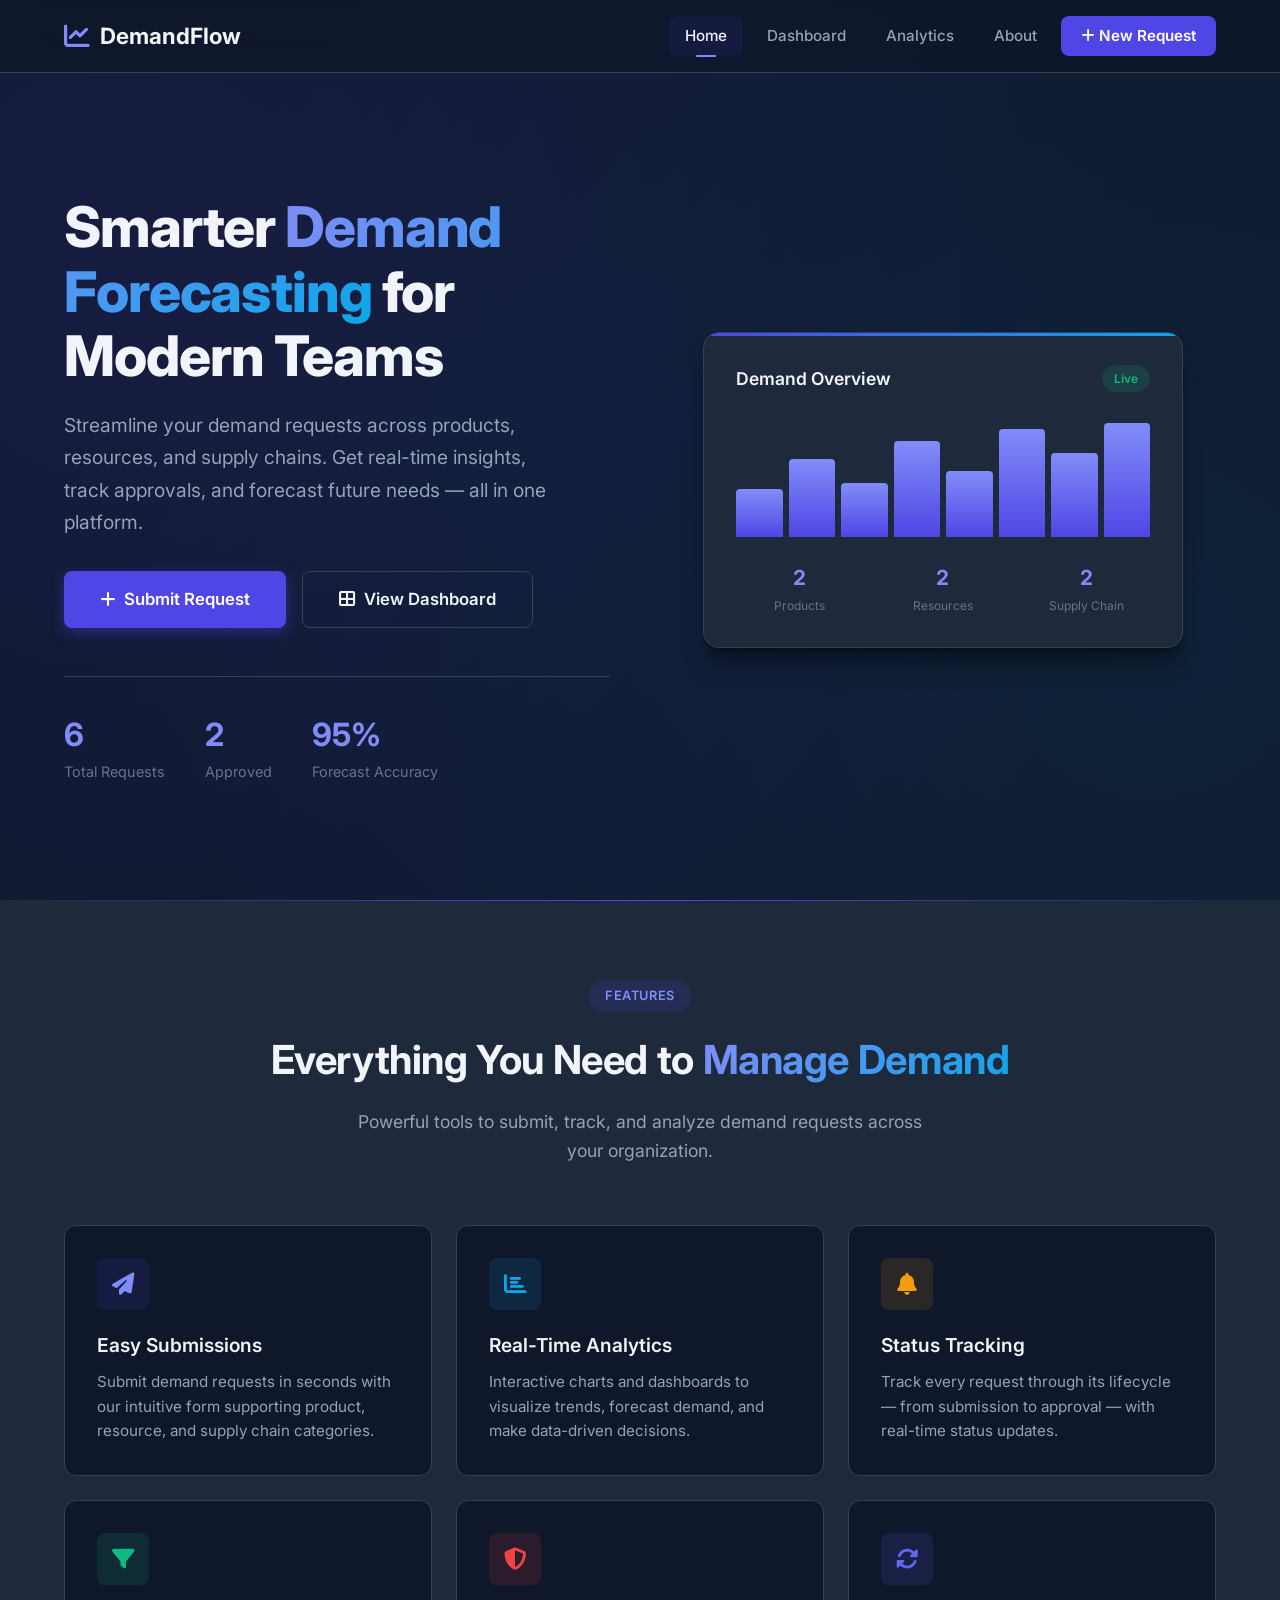
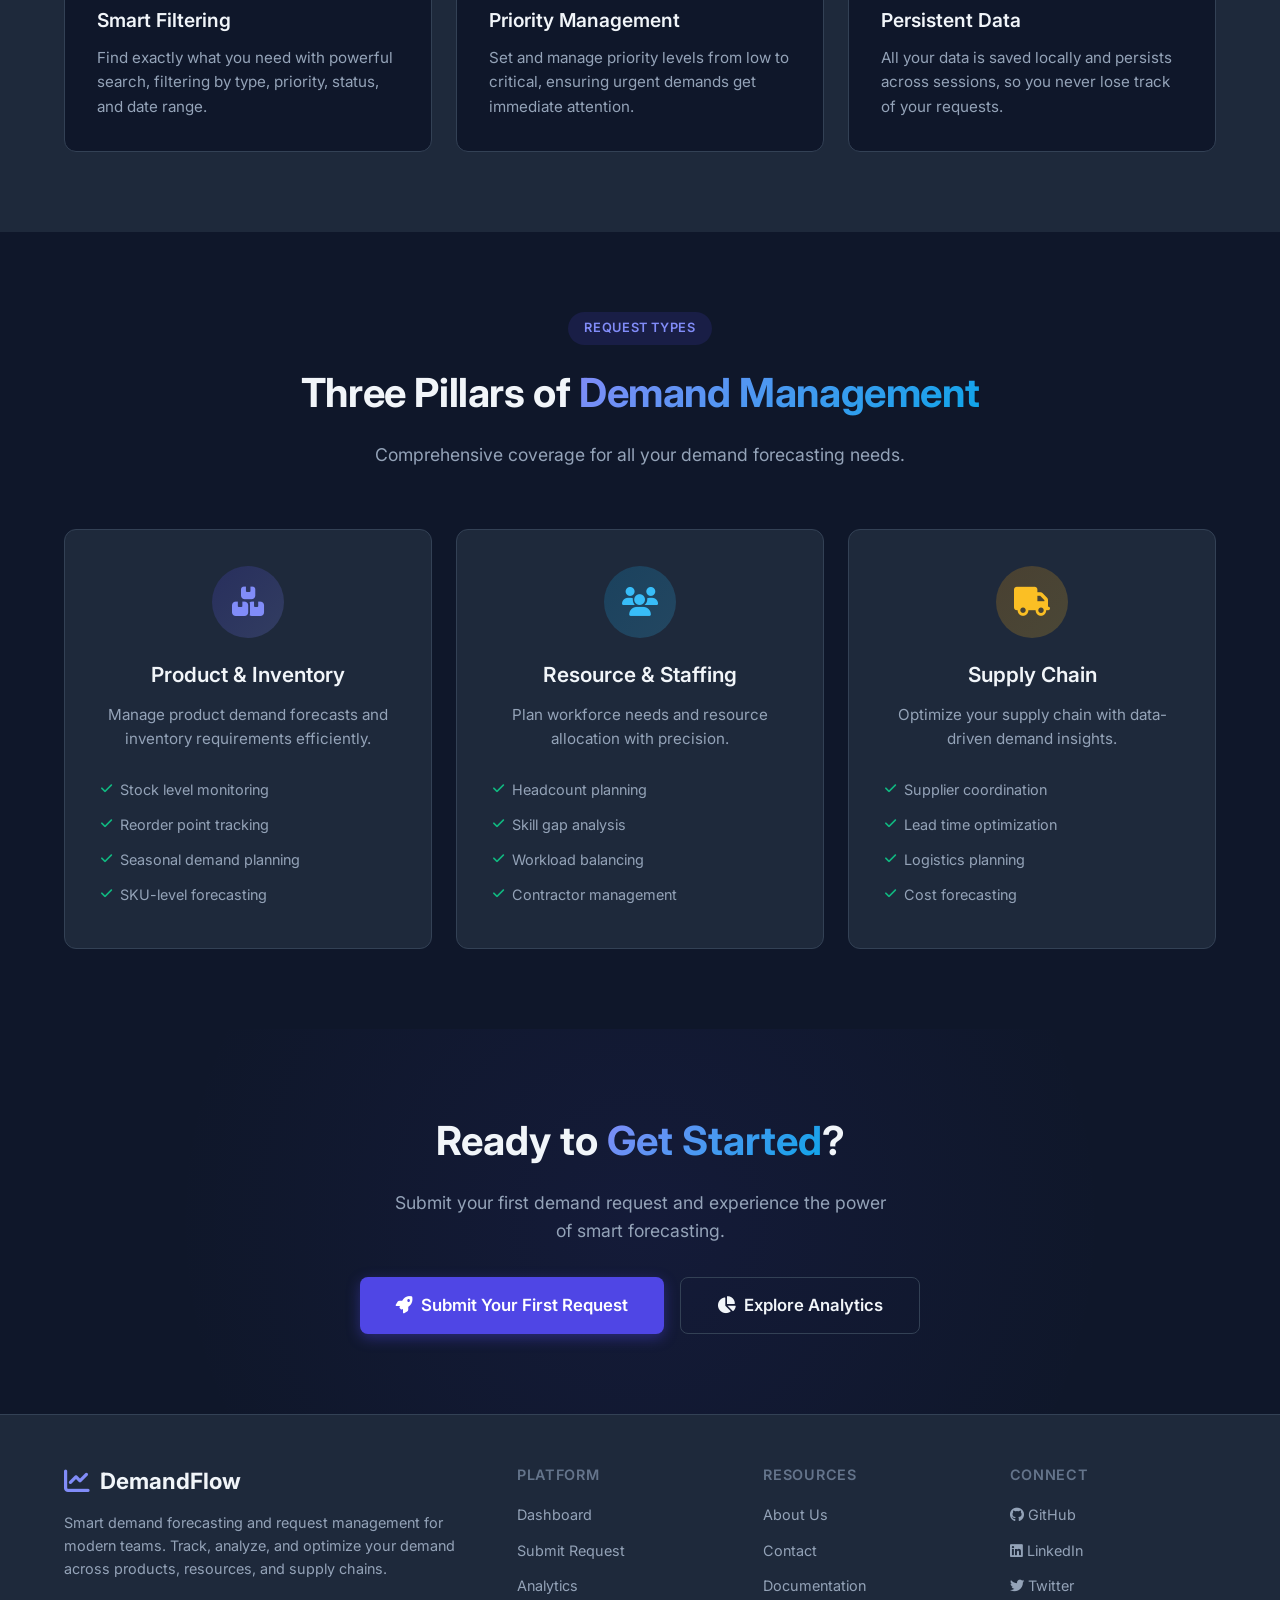
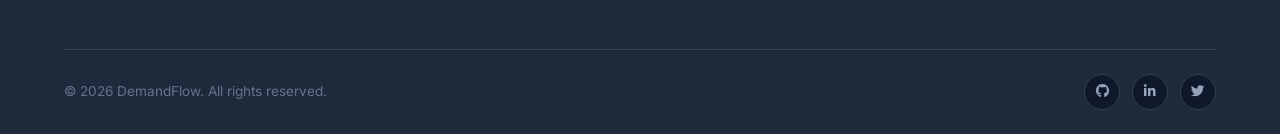
<file: index.html>
<!DOCTYPE html>
<html lang="en">
<head>
  <meta charset="UTF-8">
  <meta name="viewport" content="width=device-width, initial-scale=1.0">
  <title>DemandFlow - Smart Demand Forecasting & Request Management</title>
  <link rel="stylesheet" href="css/styles.css">
  <link rel="preconnect" href="https://fonts.googleapis.com">
  <link href="https://fonts.googleapis.com/css2?family=Inter:wght@400;500;600;700;800&display=swap" rel="stylesheet">
  <link rel="stylesheet" href="https://cdnjs.cloudflare.com/ajax/libs/font-awesome/6.5.1/css/all.min.css">
</head>
<body>
  <!-- Navigation -->
  <nav class="navbar" id="navbar">
    <div class="container">
      <a href="index.html" class="navbar-brand">
        <i class="fas fa-chart-line"></i>
        DemandFlow
      </a>
      <div class="nav-links" id="navLinks">
        <a href="index.html" class="active">Home</a>
        <a href="dashboard.html">Dashboard</a>
        <a href="analytics.html">Analytics</a>
        <a href="about.html">About</a>
        <a href="submit.html" class="nav-cta">
          <i class="fas fa-plus"></i> New Request
        </a>
      </div>
      <button class="mobile-toggle" id="mobileToggle" aria-label="Toggle menu">
        <i class="fas fa-bars"></i>
      </button>
    </div>
  </nav>

  <!-- Hero Section -->
  <section class="hero">
    <div class="container">
      <div class="hero-content">
        <h1>
          Smarter <span class="text-gradient">Demand Forecasting</span> for Modern Teams
        </h1>
        <p>
          Streamline your demand requests across products, resources, and supply chains. 
          Get real-time insights, track approvals, and forecast future needs — all in one platform.
        </p>
        <div class="hero-buttons">
          <a href="submit.html" class="btn btn-primary btn-lg">
            <i class="fas fa-plus"></i> Submit Request
          </a>
          <a href="dashboard.html" class="btn btn-secondary btn-lg">
            <i class="fas fa-th-large"></i> View Dashboard
          </a>
        </div>
        <div class="hero-stats">
          <div class="hero-stat">
            <h3 id="statRequests">0</h3>
            <p>Total Requests</p>
          </div>
          <div class="hero-stat">
            <h3 id="statApproved">0</h3>
            <p>Approved</p>
          </div>
          <div class="hero-stat">
            <h3 id="statAccuracy">95%</h3>
            <p>Forecast Accuracy</p>
          </div>
        </div>
      </div>
      <div class="hero-visual">
        <div class="hero-card">
          <div class="hero-card-header">
            <h3>Demand Overview</h3>
            <span class="hero-card-badge">Live</span>
          </div>
          <div class="mini-chart">
            <div class="mini-chart-bar"></div>
            <div class="mini-chart-bar"></div>
            <div class="mini-chart-bar"></div>
            <div class="mini-chart-bar"></div>
            <div class="mini-chart-bar"></div>
            <div class="mini-chart-bar"></div>
            <div class="mini-chart-bar"></div>
            <div class="mini-chart-bar"></div>
          </div>
          <div class="hero-card-stats">
            <div class="hero-card-stat">
              <div class="value" id="cardProducts">0</div>
              <div class="label">Products</div>
            </div>
            <div class="hero-card-stat">
              <div class="value" id="cardResources">0</div>
              <div class="label">Resources</div>
            </div>
            <div class="hero-card-stat">
              <div class="value" id="cardSupplyChain">0</div>
              <div class="label">Supply Chain</div>
            </div>
          </div>
        </div>
      </div>
    </div>
  </section>

  <!-- Features Section -->
  <section class="features section">
    <div class="container">
      <div class="section-header">
        <span class="badge">Features</span>
        <h2>Everything You Need to <span class="text-gradient">Manage Demand</span></h2>
        <p>Powerful tools to submit, track, and analyze demand requests across your organization.</p>
      </div>
      <div class="features-grid">
        <div class="feature-card fade-in">
          <div class="feature-icon">
            <i class="fas fa-paper-plane"></i>
          </div>
          <h3>Easy Submissions</h3>
          <p>Submit demand requests in seconds with our intuitive form supporting product, resource, and supply chain categories.</p>
        </div>
        <div class="feature-card fade-in">
          <div class="feature-icon">
            <i class="fas fa-chart-bar"></i>
          </div>
          <h3>Real-Time Analytics</h3>
          <p>Interactive charts and dashboards to visualize trends, forecast demand, and make data-driven decisions.</p>
        </div>
        <div class="feature-card fade-in">
          <div class="feature-icon">
            <i class="fas fa-bell"></i>
          </div>
          <h3>Status Tracking</h3>
          <p>Track every request through its lifecycle — from submission to approval — with real-time status updates.</p>
        </div>
        <div class="feature-card fade-in">
          <div class="feature-icon">
            <i class="fas fa-filter"></i>
          </div>
          <h3>Smart Filtering</h3>
          <p>Find exactly what you need with powerful search, filtering by type, priority, status, and date range.</p>
        </div>
        <div class="feature-card fade-in">
          <div class="feature-icon">
            <i class="fas fa-shield-alt"></i>
          </div>
          <h3>Priority Management</h3>
          <p>Set and manage priority levels from low to critical, ensuring urgent demands get immediate attention.</p>
        </div>
        <div class="feature-card fade-in">
          <div class="feature-icon">
            <i class="fas fa-sync-alt"></i>
          </div>
          <h3>Persistent Data</h3>
          <p>All your data is saved locally and persists across sessions, so you never lose track of your requests.</p>
        </div>
      </div>
    </div>
  </section>

  <!-- Request Types Section -->
  <section class="request-types section">
    <div class="container">
      <div class="section-header">
        <span class="badge">Request Types</span>
        <h2>Three Pillars of <span class="text-gradient">Demand Management</span></h2>
        <p>Comprehensive coverage for all your demand forecasting needs.</p>
      </div>
      <div class="types-grid">
        <div class="type-card fade-in">
          <div class="type-icon">
            <i class="fas fa-boxes-stacked"></i>
          </div>
          <h3>Product & Inventory</h3>
          <p>Manage product demand forecasts and inventory requirements efficiently.</p>
          <ul>
            <li><i class="fas fa-check"></i> Stock level monitoring</li>
            <li><i class="fas fa-check"></i> Reorder point tracking</li>
            <li><i class="fas fa-check"></i> Seasonal demand planning</li>
            <li><i class="fas fa-check"></i> SKU-level forecasting</li>
          </ul>
        </div>
        <div class="type-card fade-in">
          <div class="type-icon">
            <i class="fas fa-users"></i>
          </div>
          <h3>Resource & Staffing</h3>
          <p>Plan workforce needs and resource allocation with precision.</p>
          <ul>
            <li><i class="fas fa-check"></i> Headcount planning</li>
            <li><i class="fas fa-check"></i> Skill gap analysis</li>
            <li><i class="fas fa-check"></i> Workload balancing</li>
            <li><i class="fas fa-check"></i> Contractor management</li>
          </ul>
        </div>
        <div class="type-card fade-in">
          <div class="type-icon">
            <i class="fas fa-truck"></i>
          </div>
          <h3>Supply Chain</h3>
          <p>Optimize your supply chain with data-driven demand insights.</p>
          <ul>
            <li><i class="fas fa-check"></i> Supplier coordination</li>
            <li><i class="fas fa-check"></i> Lead time optimization</li>
            <li><i class="fas fa-check"></i> Logistics planning</li>
            <li><i class="fas fa-check"></i> Cost forecasting</li>
          </ul>
        </div>
      </div>
    </div>
  </section>

  <!-- CTA Section -->
  <section class="cta-section">
    <div class="container">
      <h2>Ready to <span class="text-gradient">Get Started</span>?</h2>
      <p>Submit your first demand request and experience the power of smart forecasting.</p>
      <div class="hero-buttons" style="justify-content: center;">
        <a href="submit.html" class="btn btn-primary btn-lg">
          <i class="fas fa-rocket"></i> Submit Your First Request
        </a>
        <a href="analytics.html" class="btn btn-secondary btn-lg">
          <i class="fas fa-chart-pie"></i> Explore Analytics
        </a>
      </div>
    </div>
  </section>

  <!-- Footer -->
  <footer class="footer">
    <div class="container">
      <div class="footer-grid">
        <div class="footer-brand">
          <a href="index.html" class="navbar-brand">
            <i class="fas fa-chart-line"></i>
            DemandFlow
          </a>
          <p>Smart demand forecasting and request management for modern teams. Track, analyze, and optimize your demand across products, resources, and supply chains.</p>
        </div>
        <div>
          <h4>Platform</h4>
          <ul>
            <li><a href="dashboard.html">Dashboard</a></li>
            <li><a href="submit.html">Submit Request</a></li>
            <li><a href="analytics.html">Analytics</a></li>
          </ul>
        </div>
        <div>
          <h4>Resources</h4>
          <ul>
            <li><a href="about.html">About Us</a></li>
            <li><a href="about.html#contact">Contact</a></li>
            <li><a href="#">Documentation</a></li>
          </ul>
        </div>
        <div>
          <h4>Connect</h4>
          <ul>
            <li><a href="#"><i class="fab fa-github"></i> GitHub</a></li>
            <li><a href="#"><i class="fab fa-linkedin"></i> LinkedIn</a></li>
            <li><a href="#"><i class="fab fa-twitter"></i> Twitter</a></li>
          </ul>
        </div>
      </div>
      <div class="footer-bottom">
        <p>&copy; 2026 DemandFlow. All rights reserved.</p>
        <div class="footer-social">
          <a href="#" aria-label="GitHub"><i class="fab fa-github"></i></a>
          <a href="#" aria-label="LinkedIn"><i class="fab fa-linkedin-in"></i></a>
          <a href="#" aria-label="Twitter"><i class="fab fa-twitter"></i></a>
        </div>
      </div>
    </div>
  </footer>

  <div class="toast-container" id="toastContainer"></div>

  <script src="js/data.js"></script>
  <script src="js/app.js"></script>
</body>
</html>
</file>
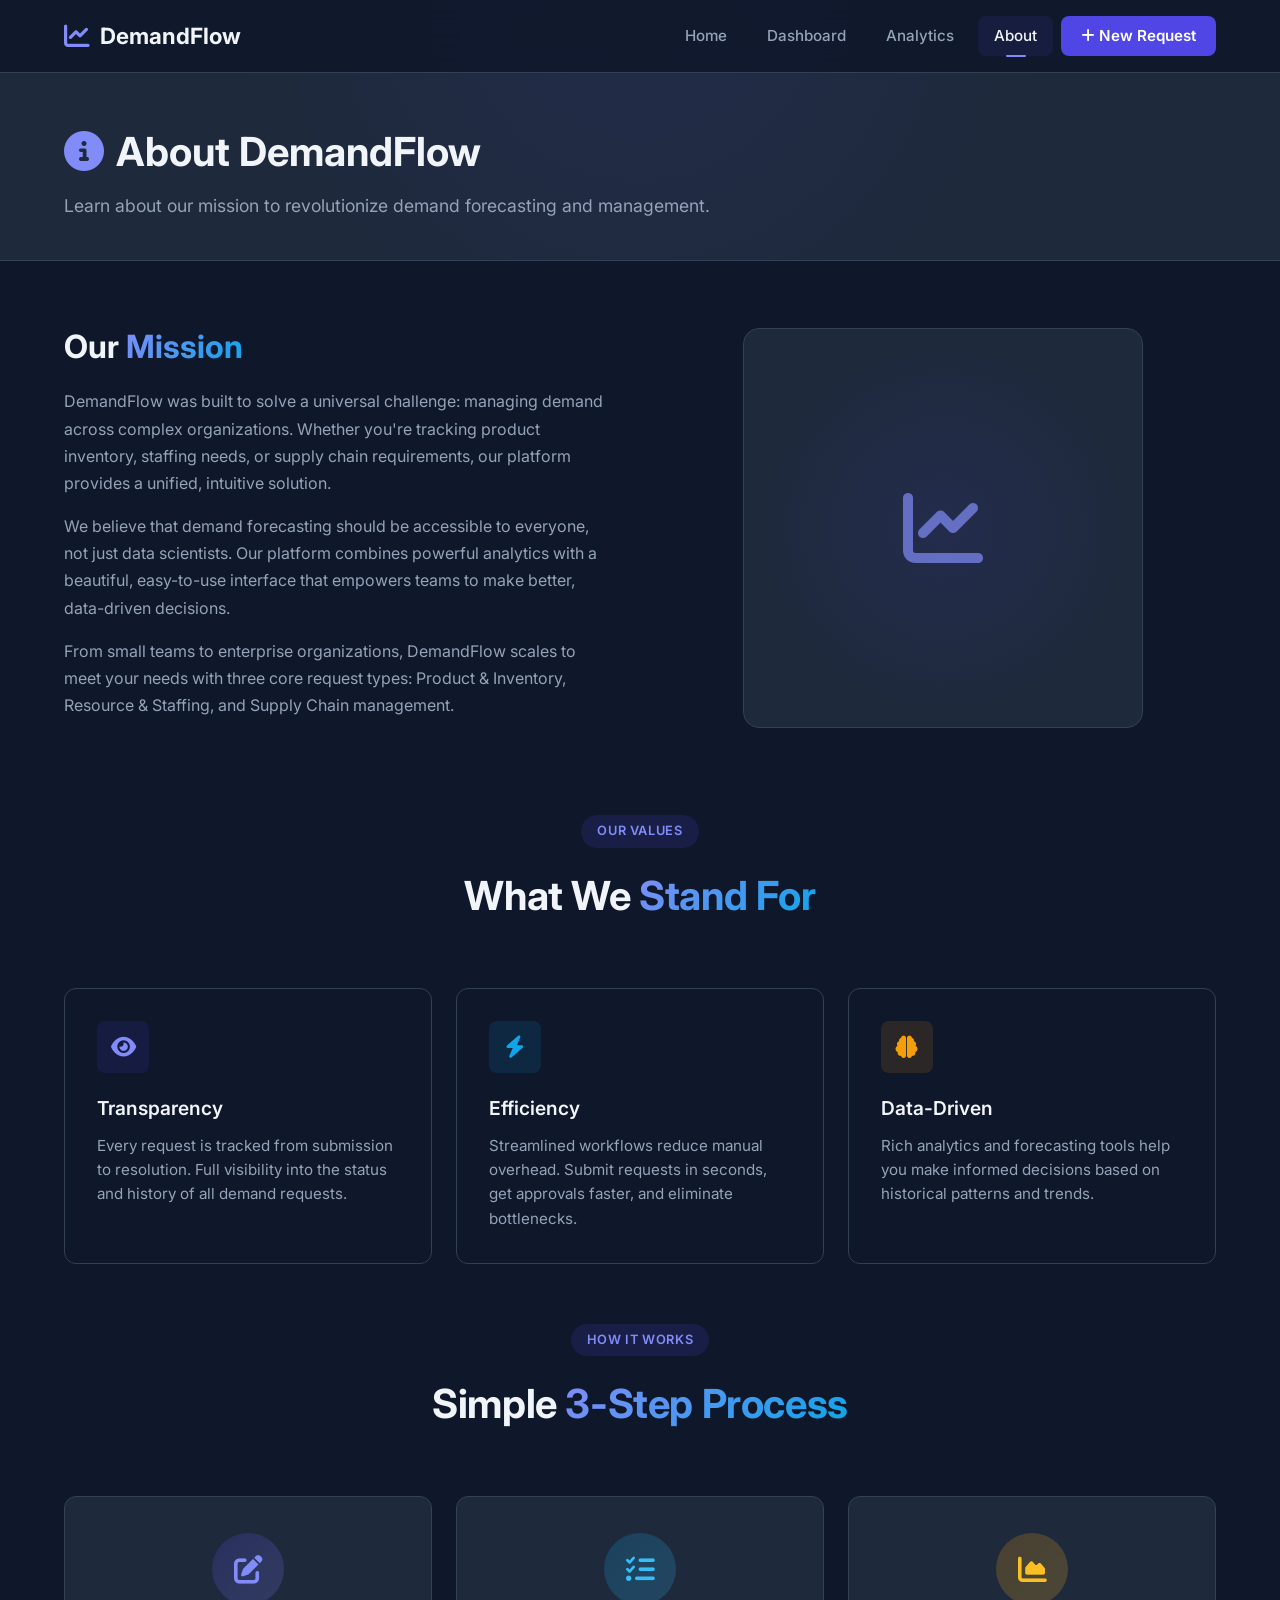
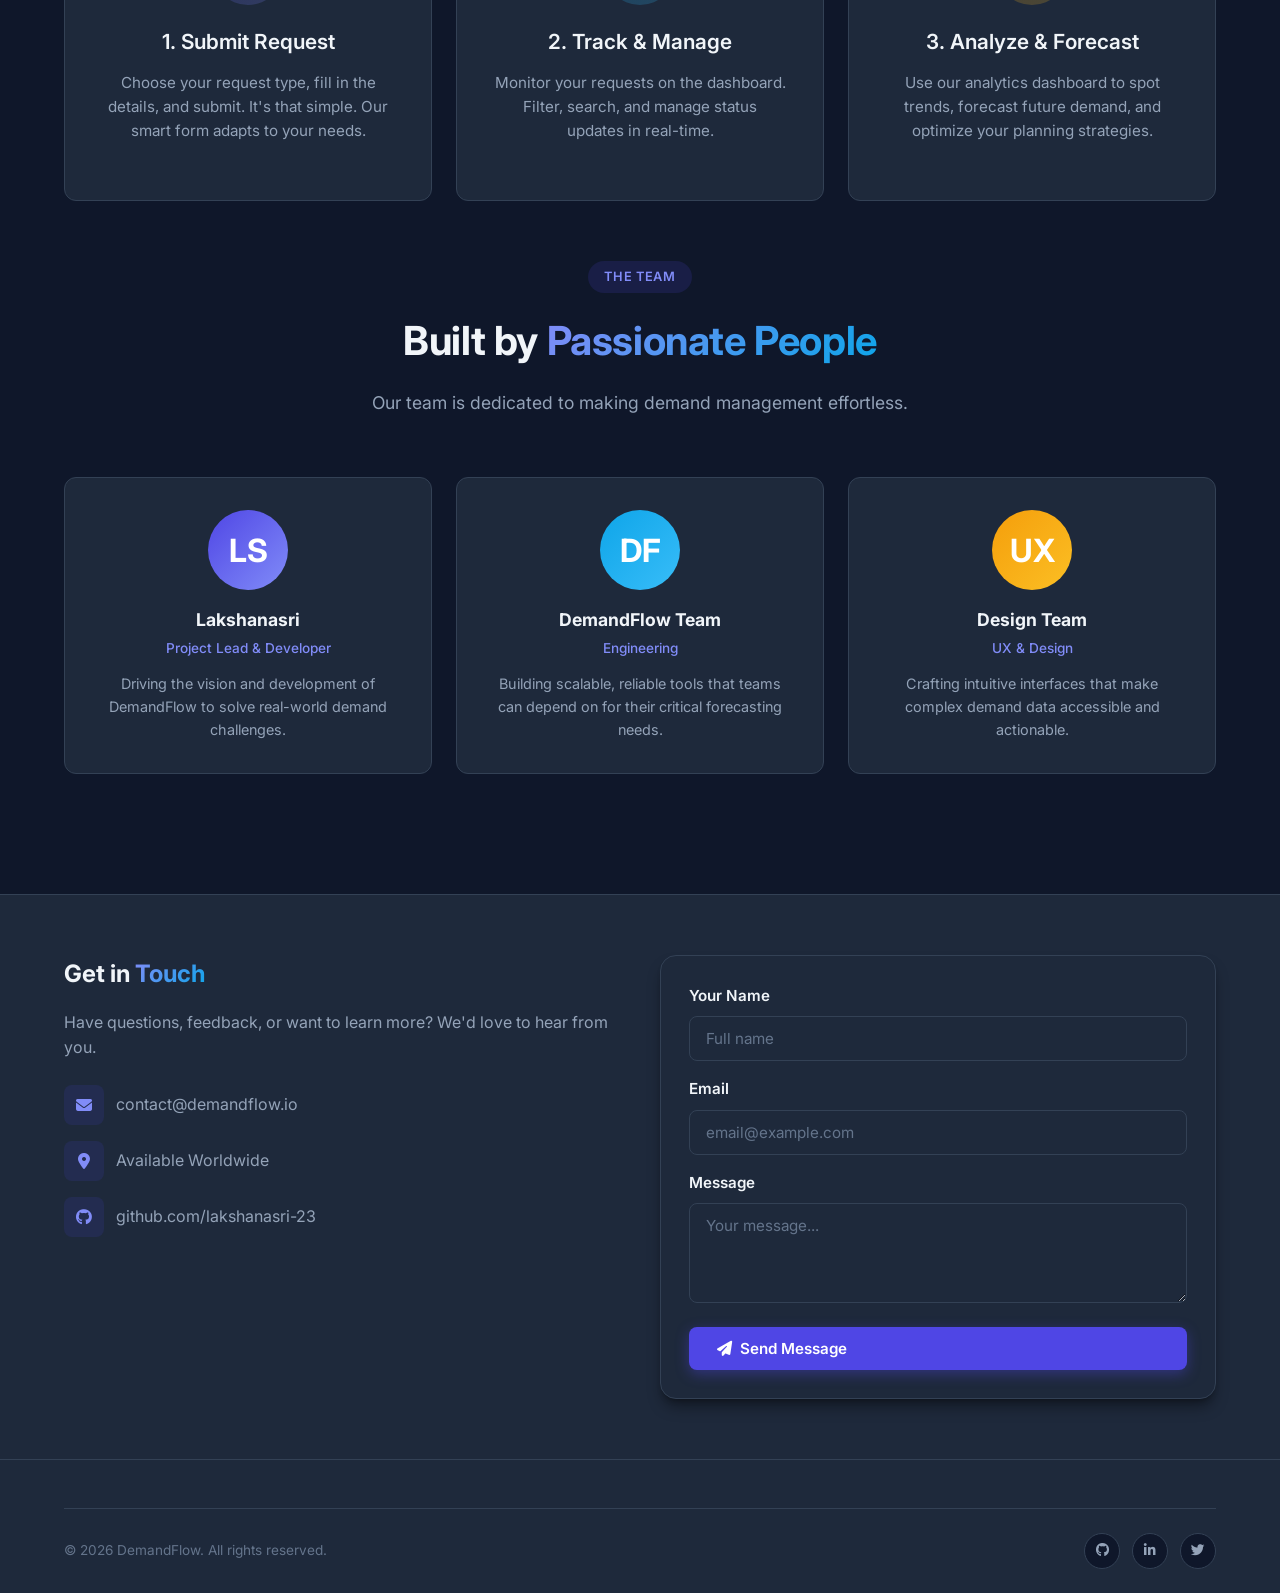
<file: about.html>
<!DOCTYPE html>
<html lang="en">
<head>
  <meta charset="UTF-8">
  <meta name="viewport" content="width=device-width, initial-scale=1.0">
  <title>About - DemandFlow</title>
  <link rel="stylesheet" href="css/styles.css">
  <link rel="preconnect" href="https://fonts.googleapis.com">
  <link href="https://fonts.googleapis.com/css2?family=Inter:wght@400;500;600;700;800&display=swap" rel="stylesheet">
  <link rel="stylesheet" href="https://cdnjs.cloudflare.com/ajax/libs/font-awesome/6.5.1/css/all.min.css">
</head>
<body>
  <!-- Navigation -->
  <nav class="navbar" id="navbar">
    <div class="container">
      <a href="index.html" class="navbar-brand">
        <i class="fas fa-chart-line"></i>
        DemandFlow
      </a>
      <div class="nav-links" id="navLinks">
        <a href="index.html">Home</a>
        <a href="dashboard.html">Dashboard</a>
        <a href="analytics.html">Analytics</a>
        <a href="about.html" class="active">About</a>
        <a href="submit.html" class="nav-cta">
          <i class="fas fa-plus"></i> New Request
        </a>
      </div>
      <button class="mobile-toggle" id="mobileToggle" aria-label="Toggle menu">
        <i class="fas fa-bars"></i>
      </button>
    </div>
  </nav>

  <!-- Page Header -->
  <div class="page-header">
    <div class="container">
      <h1><i class="fas fa-info-circle" style="color: var(--primary-light); margin-right: 12px;"></i>About DemandFlow</h1>
      <p>Learn about our mission to revolutionize demand forecasting and management.</p>
    </div>
  </div>

  <!-- About Section -->
  <section class="about-section">
    <div class="container">
      <!-- Mission -->
      <div class="about-grid">
        <div class="about-content">
          <h2>Our <span class="text-gradient">Mission</span></h2>
          <p>
            DemandFlow was built to solve a universal challenge: managing demand across complex organizations. 
            Whether you're tracking product inventory, staffing needs, or supply chain requirements, our platform 
            provides a unified, intuitive solution.
          </p>
          <p>
            We believe that demand forecasting should be accessible to everyone, not just data scientists. 
            Our platform combines powerful analytics with a beautiful, easy-to-use interface that empowers 
            teams to make better, data-driven decisions.
          </p>
          <p>
            From small teams to enterprise organizations, DemandFlow scales to meet your needs with 
            three core request types: Product & Inventory, Resource & Staffing, and Supply Chain management.
          </p>
        </div>
        <div class="about-visual">
          <div class="about-illustration">
            <i class="fas fa-chart-line"></i>
          </div>
        </div>
      </div>

      <!-- Key Values -->
      <div class="section-header" style="margin-top: 40px;">
        <span class="badge">Our Values</span>
        <h2>What We <span class="text-gradient">Stand For</span></h2>
      </div>
      <div class="features-grid" style="margin-bottom: 60px;">
        <div class="feature-card">
          <div class="feature-icon">
            <i class="fas fa-eye"></i>
          </div>
          <h3>Transparency</h3>
          <p>Every request is tracked from submission to resolution. Full visibility into the status and history of all demand requests.</p>
        </div>
        <div class="feature-card">
          <div class="feature-icon">
            <i class="fas fa-bolt"></i>
          </div>
          <h3>Efficiency</h3>
          <p>Streamlined workflows reduce manual overhead. Submit requests in seconds, get approvals faster, and eliminate bottlenecks.</p>
        </div>
        <div class="feature-card">
          <div class="feature-icon">
            <i class="fas fa-brain"></i>
          </div>
          <h3>Data-Driven</h3>
          <p>Rich analytics and forecasting tools help you make informed decisions based on historical patterns and trends.</p>
        </div>
      </div>

      <!-- How It Works -->
      <div class="section-header">
        <span class="badge">How It Works</span>
        <h2>Simple <span class="text-gradient">3-Step Process</span></h2>
      </div>
      <div class="types-grid" style="margin-bottom: 60px;">
        <div class="type-card">
          <div class="type-icon" style="background: linear-gradient(135deg, rgba(79, 70, 229, 0.2), rgba(129, 140, 248, 0.2)); color: var(--primary-light);">
            <i class="fas fa-edit"></i>
          </div>
          <h3>1. Submit Request</h3>
          <p>Choose your request type, fill in the details, and submit. It's that simple. Our smart form adapts to your needs.</p>
        </div>
        <div class="type-card">
          <div class="type-icon" style="background: linear-gradient(135deg, rgba(14, 165, 233, 0.2), rgba(56, 189, 248, 0.2)); color: var(--secondary-light);">
            <i class="fas fa-tasks"></i>
          </div>
          <h3>2. Track & Manage</h3>
          <p>Monitor your requests on the dashboard. Filter, search, and manage status updates in real-time.</p>
        </div>
        <div class="type-card">
          <div class="type-icon" style="background: linear-gradient(135deg, rgba(245, 158, 11, 0.2), rgba(251, 191, 36, 0.2)); color: var(--accent-light);">
            <i class="fas fa-chart-area"></i>
          </div>
          <h3>3. Analyze & Forecast</h3>
          <p>Use our analytics dashboard to spot trends, forecast future demand, and optimize your planning strategies.</p>
        </div>
      </div>

      <!-- Team Section -->
      <div class="team-section">
        <div class="section-header">
          <span class="badge">The Team</span>
          <h2>Built by <span class="text-gradient">Passionate People</span></h2>
          <p>Our team is dedicated to making demand management effortless.</p>
        </div>
        <div class="team-grid">
          <div class="team-card">
            <div class="team-avatar">LS</div>
            <h3>Lakshanasri</h3>
            <div class="role">Project Lead & Developer</div>
            <p>Driving the vision and development of DemandFlow to solve real-world demand challenges.</p>
          </div>
          <div class="team-card">
            <div class="team-avatar">DF</div>
            <h3>DemandFlow Team</h3>
            <div class="role">Engineering</div>
            <p>Building scalable, reliable tools that teams can depend on for their critical forecasting needs.</p>
          </div>
          <div class="team-card">
            <div class="team-avatar">UX</div>
            <h3>Design Team</h3>
            <div class="role">UX & Design</div>
            <p>Crafting intuitive interfaces that make complex demand data accessible and actionable.</p>
          </div>
        </div>
      </div>
    </div>
  </section>

  <!-- Contact Section -->
  <section class="contact-section" id="contact">
    <div class="container">
      <div class="contact-grid">
        <div class="contact-info">
          <h3>Get in <span class="text-gradient">Touch</span></h3>
          <p>Have questions, feedback, or want to learn more? We'd love to hear from you.</p>
          <div class="contact-methods">
            <div class="contact-method">
              <i class="fas fa-envelope"></i>
              <span>contact@demandflow.io</span>
            </div>
            <div class="contact-method">
              <i class="fas fa-map-marker-alt"></i>
              <span>Available Worldwide</span>
            </div>
            <div class="contact-method">
              <i class="fab fa-github"></i>
              <span>github.com/lakshanasri-23</span>
            </div>
          </div>
        </div>
        <div class="contact-form">
          <div class="form-card" style="padding: 28px;">
            <form id="contactForm">
              <div class="form-group">
                <label for="contactName">Your Name</label>
                <input type="text" class="form-control" id="contactName" placeholder="Full name">
              </div>
              <div class="form-group">
                <label for="contactEmail">Email</label>
                <input type="email" class="form-control" id="contactEmail" placeholder="email@example.com">
              </div>
              <div class="form-group">
                <label for="contactMessage">Message</label>
                <textarea class="form-control" id="contactMessage" placeholder="Your message..." style="min-height: 100px;"></textarea>
              </div>
              <button type="submit" class="btn btn-primary" style="width: 100%;">
                <i class="fas fa-paper-plane"></i> Send Message
              </button>
            </form>
          </div>
        </div>
      </div>
    </div>
  </section>

  <!-- Footer -->
  <footer class="footer">
    <div class="container">
      <div class="footer-bottom">
        <p>&copy; 2026 DemandFlow. All rights reserved.</p>
        <div class="footer-social">
          <a href="#" aria-label="GitHub"><i class="fab fa-github"></i></a>
          <a href="#" aria-label="LinkedIn"><i class="fab fa-linkedin-in"></i></a>
          <a href="#" aria-label="Twitter"><i class="fab fa-twitter"></i></a>
        </div>
      </div>
    </div>
  </footer>

  <div class="toast-container" id="toastContainer"></div>

  <script src="js/data.js"></script>
  <script src="js/app.js"></script>
  <script>
    // Contact form handler
    document.getElementById('contactForm').addEventListener('submit', function(e) {
      e.preventDefault();
      const name = document.getElementById('contactName').value.trim();
      const email = document.getElementById('contactEmail').value.trim();
      const message = document.getElementById('contactMessage').value.trim();

      if (!name || !email || !message) {
        showToast('Please fill in all fields.', 'warning');
        return;
      }

      showToast('Message sent successfully! We\'ll get back to you soon.', 'success');
      this.reset();
    });
  </script>
</body>
</html>
</file>
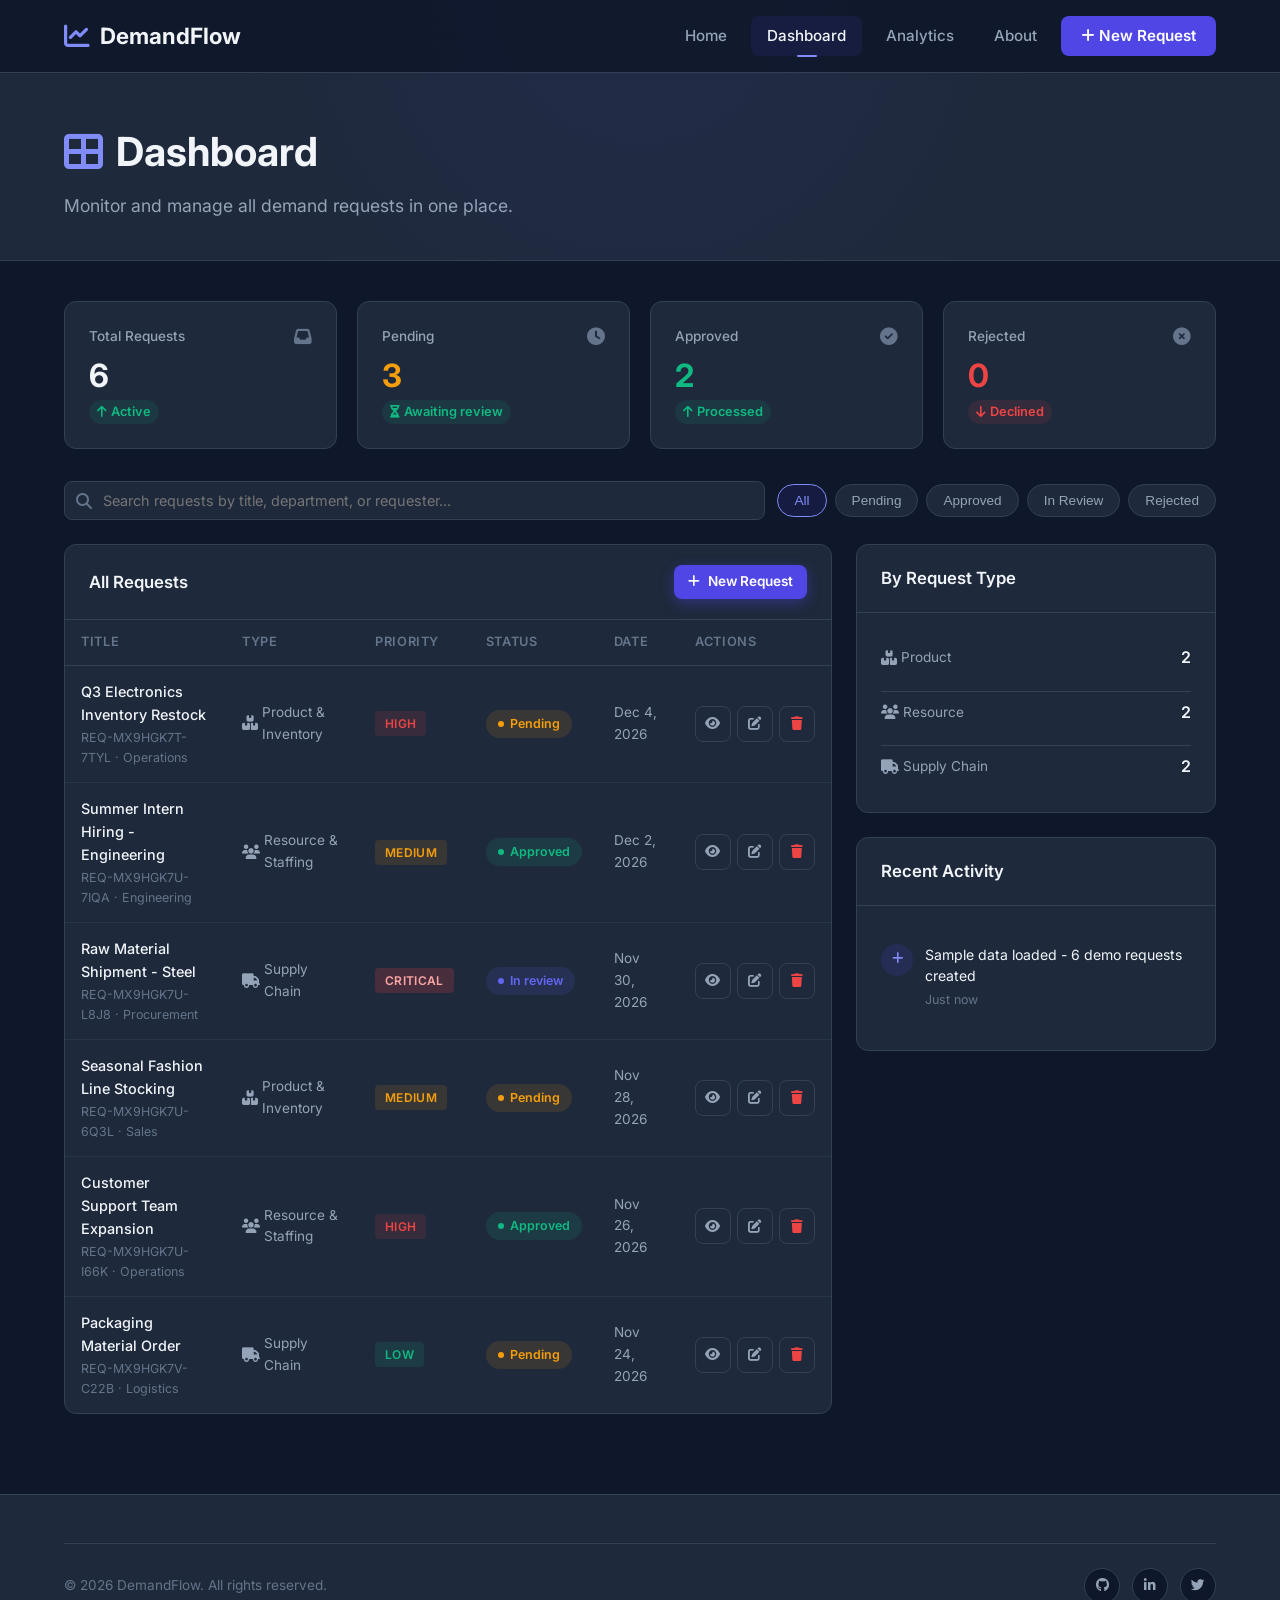
<file: dashboard.html>
<!DOCTYPE html>
<html lang="en">
<head>
  <meta charset="UTF-8">
  <meta name="viewport" content="width=device-width, initial-scale=1.0">
  <title>Dashboard - DemandFlow</title>
  <link rel="stylesheet" href="css/styles.css">
  <link rel="preconnect" href="https://fonts.googleapis.com">
  <link href="https://fonts.googleapis.com/css2?family=Inter:wght@400;500;600;700;800&display=swap" rel="stylesheet">
  <link rel="stylesheet" href="https://cdnjs.cloudflare.com/ajax/libs/font-awesome/6.5.1/css/all.min.css">
</head>
<body>
  <!-- Navigation -->
  <nav class="navbar" id="navbar">
    <div class="container">
      <a href="index.html" class="navbar-brand">
        <i class="fas fa-chart-line"></i>
        DemandFlow
      </a>
      <div class="nav-links" id="navLinks">
        <a href="index.html">Home</a>
        <a href="dashboard.html" class="active">Dashboard</a>
        <a href="analytics.html">Analytics</a>
        <a href="about.html">About</a>
        <a href="submit.html" class="nav-cta">
          <i class="fas fa-plus"></i> New Request
        </a>
      </div>
      <button class="mobile-toggle" id="mobileToggle" aria-label="Toggle menu">
        <i class="fas fa-bars"></i>
      </button>
    </div>
  </nav>

  <!-- Page Header -->
  <div class="page-header">
    <div class="container">
      <h1><i class="fas fa-th-large" style="color: var(--primary-light); margin-right: 12px;"></i>Dashboard</h1>
      <p>Monitor and manage all demand requests in one place.</p>
    </div>
  </div>

  <!-- Dashboard Section -->
  <section class="dashboard-section">
    <div class="container">
      <!-- Stats Row -->
      <div class="stats-row">
        <div class="stat-card">
          <div class="stat-card-header">
            <span>Total Requests</span>
            <i class="fas fa-inbox"></i>
          </div>
          <div class="stat-value" id="dashTotal">0</div>
          <span class="stat-change positive"><i class="fas fa-arrow-up"></i> Active</span>
        </div>
        <div class="stat-card">
          <div class="stat-card-header">
            <span>Pending</span>
            <i class="fas fa-clock"></i>
          </div>
          <div class="stat-value" id="dashPending" style="color: var(--warning);">0</div>
          <span class="stat-change positive"><i class="fas fa-hourglass-half"></i> Awaiting review</span>
        </div>
        <div class="stat-card">
          <div class="stat-card-header">
            <span>Approved</span>
            <i class="fas fa-check-circle"></i>
          </div>
          <div class="stat-value" id="dashApproved" style="color: var(--success);">0</div>
          <span class="stat-change positive"><i class="fas fa-arrow-up"></i> Processed</span>
        </div>
        <div class="stat-card">
          <div class="stat-card-header">
            <span>Rejected</span>
            <i class="fas fa-times-circle"></i>
          </div>
          <div class="stat-value" id="dashRejected" style="color: var(--danger);">0</div>
          <span class="stat-change negative"><i class="fas fa-arrow-down"></i> Declined</span>
        </div>
      </div>

      <!-- Filter Bar -->
      <div class="filter-bar">
        <div class="search-input">
          <i class="fas fa-search"></i>
          <input type="text" id="searchInput" placeholder="Search requests by title, department, or requester...">
        </div>
        <div class="filter-chips">
          <button class="filter-chip active" data-filter="all">All</button>
          <button class="filter-chip" data-filter="pending">Pending</button>
          <button class="filter-chip" data-filter="approved">Approved</button>
          <button class="filter-chip" data-filter="in-review">In Review</button>
          <button class="filter-chip" data-filter="rejected">Rejected</button>
        </div>
      </div>

      <!-- Dashboard Grid -->
      <div class="dashboard-grid">
        <!-- Main Content -->
        <div class="dashboard-main">
          <div class="card">
            <div class="card-header">
              <h3>All Requests</h3>
              <a href="submit.html" class="btn btn-primary btn-sm">
                <i class="fas fa-plus"></i> New Request
              </a>
            </div>
            <div class="card-body" style="padding: 0;">
              <div id="requestTableContainer">
                <table class="request-table">
                  <thead>
                    <tr>
                      <th>Title</th>
                      <th>Type</th>
                      <th>Priority</th>
                      <th>Status</th>
                      <th>Date</th>
                      <th>Actions</th>
                    </tr>
                  </thead>
                  <tbody id="requestTableBody">
                    <!-- Populated by JS -->
                  </tbody>
                </table>
              </div>
              <div id="emptyState" class="empty-state" style="display: none;">
                <i class="fas fa-inbox"></i>
                <h3>No requests found</h3>
                <p>Submit your first demand request to get started.</p>
                <a href="submit.html" class="btn btn-primary">
                  <i class="fas fa-plus"></i> Submit Request
                </a>
              </div>
            </div>
          </div>
        </div>

        <!-- Sidebar -->
        <div class="dashboard-sidebar">
          <!-- Quick Stats by Type -->
          <div class="card">
            <div class="card-header">
              <h3>By Request Type</h3>
            </div>
            <div class="card-body">
              <div style="display: flex; flex-direction: column; gap: 12px;">
                <div style="display: flex; justify-content: space-between; align-items: center; padding: 8px 0;">
                  <span class="type-badge"><i class="fas fa-boxes-stacked"></i> Product</span>
                  <span style="font-weight: 600;" id="typeProduct">0</span>
                </div>
                <div style="display: flex; justify-content: space-between; align-items: center; padding: 8px 0; border-top: 1px solid var(--border-color);">
                  <span class="type-badge"><i class="fas fa-users"></i> Resource</span>
                  <span style="font-weight: 600;" id="typeResource">0</span>
                </div>
                <div style="display: flex; justify-content: space-between; align-items: center; padding: 8px 0; border-top: 1px solid var(--border-color);">
                  <span class="type-badge"><i class="fas fa-truck"></i> Supply Chain</span>
                  <span style="font-weight: 600;" id="typeSupplyChain">0</span>
                </div>
              </div>
            </div>
          </div>

          <!-- Recent Activity -->
          <div class="card">
            <div class="card-header">
              <h3>Recent Activity</h3>
            </div>
            <div class="card-body">
              <div class="activity-list" id="activityList">
                <div class="empty-state" style="padding: 20px 0;">
                  <i class="fas fa-stream" style="font-size: 1.5rem;"></i>
                  <p style="font-size: 0.85rem;">No activity yet</p>
                </div>
              </div>
            </div>
          </div>
        </div>
      </div>
    </div>
  </section>

  <!-- View Detail Modal -->
  <div class="modal-overlay" id="viewModal">
    <div class="modal">
      <div class="modal-header">
        <h3 id="modalTitle">Request Details</h3>
        <button class="btn-icon" onclick="closeModal('viewModal')">
          <i class="fas fa-times"></i>
        </button>
      </div>
      <div class="modal-body" id="modalBody">
        <!-- Populated by JS -->
      </div>
      <div class="modal-footer" id="modalFooter">
        <button class="btn btn-secondary btn-sm" onclick="closeModal('viewModal')">Close</button>
      </div>
    </div>
  </div>

  <!-- Footer -->
  <footer class="footer">
    <div class="container">
      <div class="footer-bottom">
        <p>&copy; 2026 DemandFlow. All rights reserved.</p>
        <div class="footer-social">
          <a href="#" aria-label="GitHub"><i class="fab fa-github"></i></a>
          <a href="#" aria-label="LinkedIn"><i class="fab fa-linkedin-in"></i></a>
          <a href="#" aria-label="Twitter"><i class="fab fa-twitter"></i></a>
        </div>
      </div>
    </div>
  </footer>

  <div class="toast-container" id="toastContainer"></div>

  <script src="js/data.js"></script>
  <script src="js/app.js"></script>
  <script src="js/dashboard.js"></script>
</body>
</html>
</file>
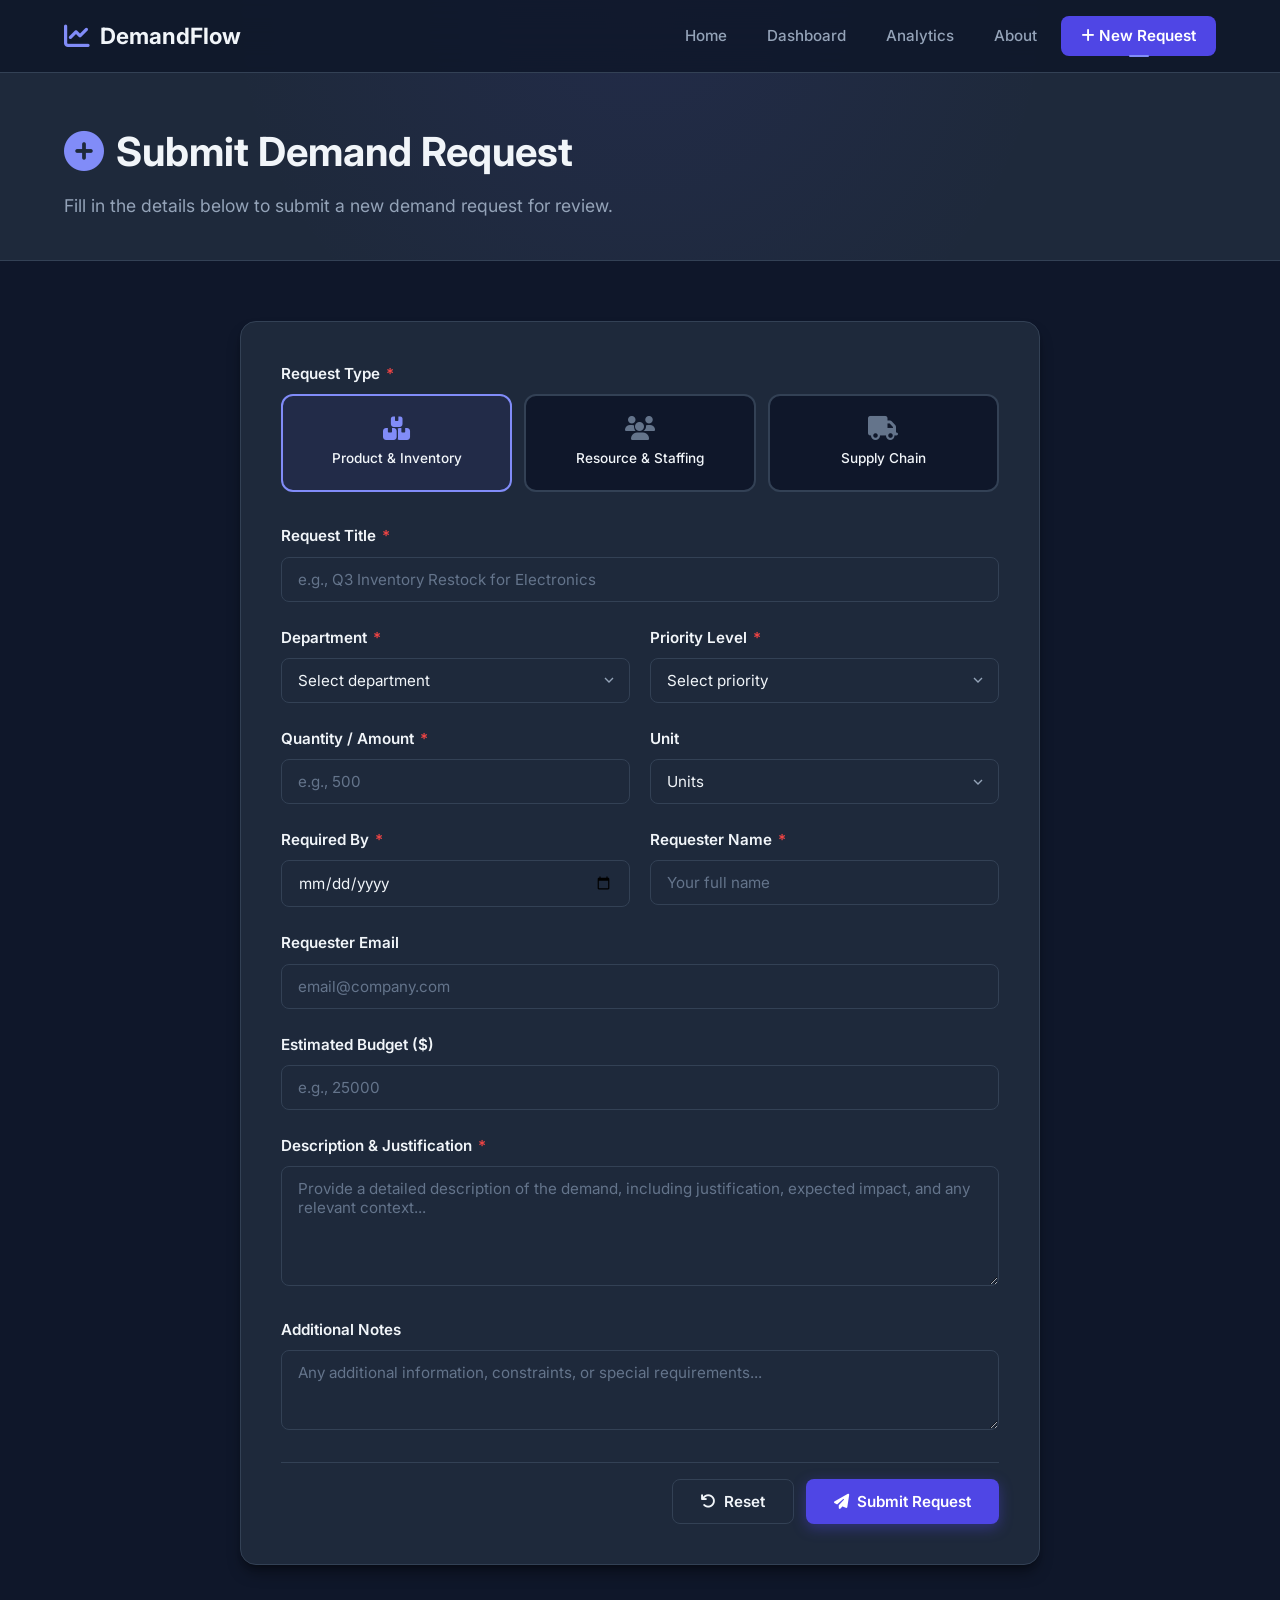
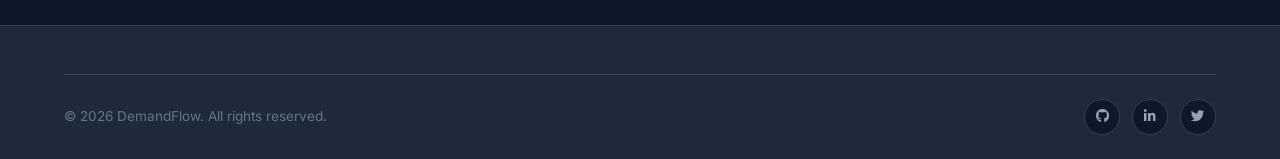
<file: submit.html>
<!DOCTYPE html>
<html lang="en">
<head>
  <meta charset="UTF-8">
  <meta name="viewport" content="width=device-width, initial-scale=1.0">
  <title>Submit Request - DemandFlow</title>
  <link rel="stylesheet" href="css/styles.css">
  <link rel="preconnect" href="https://fonts.googleapis.com">
  <link href="https://fonts.googleapis.com/css2?family=Inter:wght@400;500;600;700;800&display=swap" rel="stylesheet">
  <link rel="stylesheet" href="https://cdnjs.cloudflare.com/ajax/libs/font-awesome/6.5.1/css/all.min.css">
</head>
<body>
  <!-- Navigation -->
  <nav class="navbar" id="navbar">
    <div class="container">
      <a href="index.html" class="navbar-brand">
        <i class="fas fa-chart-line"></i>
        DemandFlow
      </a>
      <div class="nav-links" id="navLinks">
        <a href="index.html">Home</a>
        <a href="dashboard.html">Dashboard</a>
        <a href="analytics.html">Analytics</a>
        <a href="about.html">About</a>
        <a href="submit.html" class="nav-cta active">
          <i class="fas fa-plus"></i> New Request
        </a>
      </div>
      <button class="mobile-toggle" id="mobileToggle" aria-label="Toggle menu">
        <i class="fas fa-bars"></i>
      </button>
    </div>
  </nav>

  <!-- Page Header -->
  <div class="page-header">
    <div class="container">
      <h1><i class="fas fa-plus-circle" style="color: var(--primary-light); margin-right: 12px;"></i>Submit Demand Request</h1>
      <p>Fill in the details below to submit a new demand request for review.</p>
    </div>
  </div>

  <!-- Form Section -->
  <section class="form-section">
    <div class="container">
      <div class="form-container">
        <div class="form-card">
          <form id="requestForm" novalidate>
            <!-- Request Type -->
            <div class="form-group">
              <label>Request Type <span class="required">*</span></label>
              <div class="type-selector">
                <div class="type-option">
                  <input type="radio" name="requestType" id="typeProduct" value="product" checked>
                  <label for="typeProduct">
                    <i class="fas fa-boxes-stacked"></i>
                    <span>Product & Inventory</span>
                  </label>
                </div>
                <div class="type-option">
                  <input type="radio" name="requestType" id="typeResource" value="resource">
                  <label for="typeResource">
                    <i class="fas fa-users"></i>
                    <span>Resource & Staffing</span>
                  </label>
                </div>
                <div class="type-option">
                  <input type="radio" name="requestType" id="typeSupplyChain" value="supply-chain">
                  <label for="typeSupplyChain">
                    <i class="fas fa-truck"></i>
                    <span>Supply Chain</span>
                  </label>
                </div>
              </div>
            </div>

            <!-- Title -->
            <div class="form-group">
              <label for="requestTitle">Request Title <span class="required">*</span></label>
              <input type="text" class="form-control" id="requestTitle" placeholder="e.g., Q3 Inventory Restock for Electronics" required>
            </div>

            <!-- Row: Department & Priority -->
            <div class="form-row">
              <div class="form-group">
                <label for="department">Department <span class="required">*</span></label>
                <select class="form-control" id="department" required>
                  <option value="">Select department</option>
                  <option value="Operations">Operations</option>
                  <option value="Sales">Sales</option>
                  <option value="Marketing">Marketing</option>
                  <option value="Engineering">Engineering</option>
                  <option value="Finance">Finance</option>
                  <option value="HR">Human Resources</option>
                  <option value="Supply Chain">Supply Chain</option>
                  <option value="Logistics">Logistics</option>
                  <option value="Procurement">Procurement</option>
                  <option value="Other">Other</option>
                </select>
              </div>
              <div class="form-group">
                <label for="priority">Priority Level <span class="required">*</span></label>
                <select class="form-control" id="priority" required>
                  <option value="">Select priority</option>
                  <option value="low">Low</option>
                  <option value="medium">Medium</option>
                  <option value="high">High</option>
                  <option value="critical">Critical</option>
                </select>
              </div>
            </div>

            <!-- Row: Quantity & Unit -->
            <div class="form-row">
              <div class="form-group">
                <label for="quantity">Quantity / Amount <span class="required">*</span></label>
                <input type="number" class="form-control" id="quantity" placeholder="e.g., 500" min="1" required>
              </div>
              <div class="form-group">
                <label for="unit">Unit</label>
                <select class="form-control" id="unit">
                  <option value="units">Units</option>
                  <option value="kg">Kilograms (kg)</option>
                  <option value="tons">Tons</option>
                  <option value="liters">Liters</option>
                  <option value="pieces">Pieces</option>
                  <option value="hours">Hours</option>
                  <option value="headcount">Headcount</option>
                  <option value="pallets">Pallets</option>
                  <option value="containers">Containers</option>
                </select>
              </div>
            </div>

            <!-- Row: Required By Date & Requester -->
            <div class="form-row">
              <div class="form-group">
                <label for="requiredDate">Required By <span class="required">*</span></label>
                <input type="date" class="form-control" id="requiredDate" required>
              </div>
              <div class="form-group">
                <label for="requesterName">Requester Name <span class="required">*</span></label>
                <input type="text" class="form-control" id="requesterName" placeholder="Your full name" required>
              </div>
            </div>

            <!-- Requester Email -->
            <div class="form-group">
              <label for="requesterEmail">Requester Email</label>
              <input type="email" class="form-control" id="requesterEmail" placeholder="email@company.com">
            </div>

            <!-- Estimated Budget -->
            <div class="form-group">
              <label for="budget">Estimated Budget ($)</label>
              <input type="number" class="form-control" id="budget" placeholder="e.g., 25000" min="0" step="100">
            </div>

            <!-- Description -->
            <div class="form-group">
              <label for="description">Description & Justification <span class="required">*</span></label>
              <textarea class="form-control" id="description" placeholder="Provide a detailed description of the demand, including justification, expected impact, and any relevant context..." required></textarea>
            </div>

            <!-- Additional Notes -->
            <div class="form-group">
              <label for="notes">Additional Notes</label>
              <textarea class="form-control" id="notes" placeholder="Any additional information, constraints, or special requirements..." style="min-height: 80px;"></textarea>
            </div>

            <!-- Form Actions -->
            <div class="form-actions">
              <button type="button" class="btn btn-secondary" onclick="resetForm()">
                <i class="fas fa-undo"></i> Reset
              </button>
              <button type="submit" class="btn btn-primary">
                <i class="fas fa-paper-plane"></i> Submit Request
              </button>
            </div>
          </form>
        </div>
      </div>
    </div>
  </section>

  <!-- Footer -->
  <footer class="footer">
    <div class="container">
      <div class="footer-bottom">
        <p>&copy; 2026 DemandFlow. All rights reserved.</p>
        <div class="footer-social">
          <a href="#" aria-label="GitHub"><i class="fab fa-github"></i></a>
          <a href="#" aria-label="LinkedIn"><i class="fab fa-linkedin-in"></i></a>
          <a href="#" aria-label="Twitter"><i class="fab fa-twitter"></i></a>
        </div>
      </div>
    </div>
  </footer>

  <div class="toast-container" id="toastContainer"></div>

  <script src="js/data.js"></script>
  <script src="js/app.js"></script>
  <script src="js/submit.js"></script>
</body>
</html>
</file>
<file: css/styles.css>
/* ===== CSS VARIABLES & DESIGN SYSTEM ===== */
:root {
  --primary: #4f46e5;
  --primary-light: #818cf8;
  --primary-dark: #3730a3;
  --secondary: #0ea5e9;
  --secondary-light: #38bdf8;
  --accent: #f59e0b;
  --accent-light: #fbbf24;
  --success: #10b981;
  --warning: #f59e0b;
  --danger: #ef4444;
  --info: #6366f1;

  --bg-primary: #0f172a;
  --bg-secondary: #1e293b;
  --bg-card: #1e293b;
  --bg-card-hover: #334155;
  --bg-input: #1e293b;

  --text-primary: #f1f5f9;
  --text-secondary: #94a3b8;
  --text-muted: #64748b;

  --border-color: #334155;
  --border-radius: 12px;
  --border-radius-sm: 8px;
  --border-radius-lg: 16px;

  --shadow-sm: 0 1px 2px rgba(0, 0, 0, 0.3);
  --shadow-md: 0 4px 6px -1px rgba(0, 0, 0, 0.3), 0 2px 4px -2px rgba(0, 0, 0, 0.3);
  --shadow-lg: 0 10px 15px -3px rgba(0, 0, 0, 0.4), 0 4px 6px -4px rgba(0, 0, 0, 0.4);
  --shadow-xl: 0 20px 25px -5px rgba(0, 0, 0, 0.4), 0 8px 10px -6px rgba(0, 0, 0, 0.4);
  --shadow-glow: 0 0 20px rgba(79, 70, 229, 0.3);

  --transition-fast: 150ms ease;
  --transition-base: 250ms ease;
  --transition-slow: 350ms ease;

  --font-sans: 'Inter', -apple-system, BlinkMacSystemFont, 'Segoe UI', sans-serif;
  --font-mono: 'JetBrains Mono', 'Fira Code', monospace;
}

/* ===== RESET & BASE ===== */
*, *::before, *::after {
  margin: 0;
  padding: 0;
  box-sizing: border-box;
}

html {
  scroll-behavior: smooth;
  font-size: 16px;
}

body {
  font-family: var(--font-sans);
  background: var(--bg-primary);
  color: var(--text-primary);
  line-height: 1.6;
  min-height: 100vh;
  overflow-x: hidden;
}

a {
  color: var(--primary-light);
  text-decoration: none;
  transition: color var(--transition-fast);
}

a:hover {
  color: var(--accent);
}

img {
  max-width: 100%;
  display: block;
}

ul, ol {
  list-style: none;
}

/* ===== UTILITY CLASSES ===== */
.container {
  max-width: 1200px;
  margin: 0 auto;
  padding: 0 24px;
}

.section {
  padding: 80px 0;
}

.text-center { text-align: center; }
.text-gradient {
  background: linear-gradient(135deg, var(--primary-light), var(--secondary));
  -webkit-background-clip: text;
  -webkit-text-fill-color: transparent;
  background-clip: text;
}

.fade-in {
  opacity: 0;
  transform: translateY(20px);
  transition: opacity 0.6s ease, transform 0.6s ease;
}

.fade-in.visible {
  opacity: 1;
  transform: translateY(0);
}

/* ===== NAVIGATION ===== */
.navbar {
  position: fixed;
  top: 0;
  left: 0;
  right: 0;
  z-index: 1000;
  padding: 16px 0;
  background: rgba(15, 23, 42, 0.85);
  backdrop-filter: blur(20px);
  border-bottom: 1px solid var(--border-color);
  transition: all var(--transition-base);
}

.navbar.scrolled {
  padding: 10px 0;
  box-shadow: var(--shadow-lg);
}

.navbar .container {
  display: flex;
  align-items: center;
  justify-content: space-between;
}

.navbar-brand {
  display: flex;
  align-items: center;
  gap: 10px;
  font-size: 1.4rem;
  font-weight: 700;
  color: var(--text-primary);
}

.navbar-brand i {
  color: var(--primary-light);
  font-size: 1.6rem;
}

.navbar-brand:hover {
  color: var(--text-primary);
}

.nav-links {
  display: flex;
  align-items: center;
  gap: 8px;
}

.nav-links a {
  padding: 8px 16px;
  border-radius: var(--border-radius-sm);
  color: var(--text-secondary);
  font-weight: 500;
  font-size: 0.95rem;
  transition: all var(--transition-fast);
  position: relative;
}

.nav-links a:hover,
.nav-links a.active {
  color: var(--text-primary);
  background: rgba(79, 70, 229, 0.1);
}

.nav-links a.active::after {
  content: '';
  position: absolute;
  bottom: -1px;
  left: 50%;
  transform: translateX(-50%);
  width: 20px;
  height: 2px;
  background: var(--primary-light);
  border-radius: 1px;
}

.nav-cta {
  background: var(--primary) !important;
  color: white !important;
  padding: 8px 20px !important;
  border-radius: var(--border-radius-sm) !important;
  font-weight: 600 !important;
}

.nav-cta:hover {
  background: var(--primary-dark) !important;
  box-shadow: var(--shadow-glow);
}

.mobile-toggle {
  display: none;
  background: none;
  border: none;
  color: var(--text-primary);
  font-size: 1.5rem;
  cursor: pointer;
  padding: 4px;
}

/* ===== HERO SECTION ===== */
.hero {
  min-height: 100vh;
  display: flex;
  align-items: center;
  padding-top: 80px;
  position: relative;
  overflow: hidden;
}

.hero::before {
  content: '';
  position: absolute;
  top: -50%;
  left: -50%;
  width: 200%;
  height: 200%;
  background: radial-gradient(circle at 30% 40%, rgba(79, 70, 229, 0.12) 0%, transparent 50%),
              radial-gradient(circle at 70% 60%, rgba(14, 165, 233, 0.08) 0%, transparent 50%);
  animation: heroGlow 15s ease-in-out infinite alternate;
}

@keyframes heroGlow {
  0% { transform: translate(0, 0) rotate(0deg); }
  100% { transform: translate(-2%, -2%) rotate(3deg); }
}

.hero .container {
  position: relative;
  z-index: 1;
  display: grid;
  grid-template-columns: 1fr 1fr;
  gap: 60px;
  align-items: center;
}

.hero-content h1 {
  font-size: 3.5rem;
  font-weight: 800;
  line-height: 1.15;
  margin-bottom: 20px;
  letter-spacing: -0.02em;
}

.hero-content p {
  font-size: 1.2rem;
  color: var(--text-secondary);
  margin-bottom: 32px;
  max-width: 500px;
  line-height: 1.7;
}

.hero-buttons {
  display: flex;
  gap: 16px;
  flex-wrap: wrap;
}

.hero-stats {
  display: flex;
  gap: 40px;
  margin-top: 48px;
  padding-top: 32px;
  border-top: 1px solid var(--border-color);
}

.hero-stat h3 {
  font-size: 2rem;
  font-weight: 700;
  color: var(--primary-light);
}

.hero-stat p {
  font-size: 0.9rem;
  color: var(--text-muted);
  margin-bottom: 0;
}

.hero-visual {
  display: flex;
  justify-content: center;
  align-items: center;
}

.hero-card {
  background: var(--bg-card);
  border: 1px solid var(--border-color);
  border-radius: var(--border-radius-lg);
  padding: 32px;
  width: 100%;
  max-width: 480px;
  box-shadow: var(--shadow-xl);
  position: relative;
  overflow: hidden;
}

.hero-card::before {
  content: '';
  position: absolute;
  top: 0;
  left: 0;
  right: 0;
  height: 3px;
  background: linear-gradient(90deg, var(--primary), var(--secondary));
}

.hero-card-header {
  display: flex;
  align-items: center;
  justify-content: space-between;
  margin-bottom: 24px;
}

.hero-card-header h3 {
  font-size: 1.1rem;
  font-weight: 600;
}

.hero-card-badge {
  padding: 4px 12px;
  border-radius: 20px;
  font-size: 0.75rem;
  font-weight: 600;
  background: rgba(16, 185, 129, 0.15);
  color: var(--success);
}

.mini-chart {
  display: flex;
  align-items: flex-end;
  gap: 6px;
  height: 120px;
  margin-bottom: 24px;
}

.mini-chart-bar {
  flex: 1;
  background: linear-gradient(to top, var(--primary), var(--primary-light));
  border-radius: 4px 4px 0 0;
  min-height: 10px;
  transition: height 1s ease;
  animation: barGrow 1.5s ease forwards;
  opacity: 0;
}

@keyframes barGrow {
  from { transform: scaleY(0); opacity: 0; }
  to { transform: scaleY(1); opacity: 1; }
}

.mini-chart-bar:nth-child(1) { height: 40%; animation-delay: 0.1s; }
.mini-chart-bar:nth-child(2) { height: 65%; animation-delay: 0.2s; }
.mini-chart-bar:nth-child(3) { height: 45%; animation-delay: 0.3s; }
.mini-chart-bar:nth-child(4) { height: 80%; animation-delay: 0.4s; }
.mini-chart-bar:nth-child(5) { height: 55%; animation-delay: 0.5s; }
.mini-chart-bar:nth-child(6) { height: 90%; animation-delay: 0.6s; }
.mini-chart-bar:nth-child(7) { height: 70%; animation-delay: 0.7s; }
.mini-chart-bar:nth-child(8) { height: 95%; animation-delay: 0.8s; }

.hero-card-stats {
  display: grid;
  grid-template-columns: 1fr 1fr 1fr;
  gap: 16px;
}

.hero-card-stat {
  text-align: center;
}

.hero-card-stat .value {
  font-size: 1.3rem;
  font-weight: 700;
  color: var(--primary-light);
}

.hero-card-stat .label {
  font-size: 0.75rem;
  color: var(--text-muted);
  margin-top: 2px;
}

/* ===== BUTTONS ===== */
.btn {
  display: inline-flex;
  align-items: center;
  gap: 8px;
  padding: 12px 28px;
  border-radius: var(--border-radius-sm);
  font-weight: 600;
  font-size: 0.95rem;
  border: none;
  cursor: pointer;
  transition: all var(--transition-base);
  font-family: var(--font-sans);
  text-decoration: none;
}

.btn-primary {
  background: var(--primary);
  color: white;
  box-shadow: 0 4px 14px rgba(79, 70, 229, 0.4);
}

.btn-primary:hover {
  background: var(--primary-dark);
  transform: translateY(-2px);
  box-shadow: 0 6px 20px rgba(79, 70, 229, 0.5);
  color: white;
}

.btn-secondary {
  background: transparent;
  color: var(--text-primary);
  border: 1px solid var(--border-color);
}

.btn-secondary:hover {
  background: var(--bg-card);
  border-color: var(--primary-light);
  color: var(--primary-light);
  transform: translateY(-2px);
}

.btn-success {
  background: var(--success);
  color: white;
}

.btn-success:hover {
  background: #059669;
  transform: translateY(-2px);
}

.btn-danger {
  background: var(--danger);
  color: white;
}

.btn-danger:hover {
  background: #dc2626;
  transform: translateY(-2px);
}

.btn-sm {
  padding: 6px 14px;
  font-size: 0.85rem;
}

.btn-lg {
  padding: 14px 36px;
  font-size: 1.05rem;
}

.btn-icon {
  width: 36px;
  height: 36px;
  padding: 0;
  display: inline-flex;
  align-items: center;
  justify-content: center;
  border-radius: var(--border-radius-sm);
  background: var(--bg-card);
  border: 1px solid var(--border-color);
  color: var(--text-secondary);
  cursor: pointer;
  transition: all var(--transition-fast);
}

.btn-icon:hover {
  color: var(--primary-light);
  border-color: var(--primary-light);
}

/* ===== FEATURES SECTION ===== */
.features {
  background: var(--bg-secondary);
  position: relative;
}

.features::before {
  content: '';
  position: absolute;
  top: 0;
  left: 0;
  right: 0;
  height: 1px;
  background: linear-gradient(90deg, transparent, var(--primary), transparent);
}

.section-header {
  text-align: center;
  margin-bottom: 60px;
}

.section-header .badge {
  display: inline-block;
  padding: 6px 16px;
  border-radius: 20px;
  font-size: 0.8rem;
  font-weight: 600;
  background: rgba(79, 70, 229, 0.15);
  color: var(--primary-light);
  margin-bottom: 16px;
  letter-spacing: 0.05em;
  text-transform: uppercase;
}

.section-header h2 {
  font-size: 2.5rem;
  font-weight: 700;
  margin-bottom: 16px;
  letter-spacing: -0.01em;
}

.section-header p {
  color: var(--text-secondary);
  font-size: 1.1rem;
  max-width: 600px;
  margin: 0 auto;
}

.features-grid {
  display: grid;
  grid-template-columns: repeat(3, 1fr);
  gap: 24px;
}

.feature-card {
  background: var(--bg-primary);
  border: 1px solid var(--border-color);
  border-radius: var(--border-radius);
  padding: 32px;
  transition: all var(--transition-base);
  position: relative;
  overflow: hidden;
}

.feature-card::before {
  content: '';
  position: absolute;
  top: 0;
  left: 0;
  right: 0;
  height: 2px;
  background: linear-gradient(90deg, var(--primary), var(--secondary));
  transform: scaleX(0);
  transition: transform var(--transition-base);
}

.feature-card:hover {
  border-color: var(--primary);
  transform: translateY(-4px);
  box-shadow: var(--shadow-lg);
}

.feature-card:hover::before {
  transform: scaleX(1);
}

.feature-icon {
  width: 52px;
  height: 52px;
  border-radius: var(--border-radius-sm);
  display: flex;
  align-items: center;
  justify-content: center;
  font-size: 1.4rem;
  margin-bottom: 20px;
  background: rgba(79, 70, 229, 0.12);
  color: var(--primary-light);
}

.feature-card:nth-child(2) .feature-icon {
  background: rgba(14, 165, 233, 0.12);
  color: var(--secondary);
}

.feature-card:nth-child(3) .feature-icon {
  background: rgba(245, 158, 11, 0.12);
  color: var(--accent);
}

.feature-card:nth-child(4) .feature-icon {
  background: rgba(16, 185, 129, 0.12);
  color: var(--success);
}

.feature-card:nth-child(5) .feature-icon {
  background: rgba(239, 68, 68, 0.12);
  color: var(--danger);
}

.feature-card:nth-child(6) .feature-icon {
  background: rgba(99, 102, 241, 0.12);
  color: var(--info);
}

.feature-card h3 {
  font-size: 1.2rem;
  font-weight: 600;
  margin-bottom: 10px;
}

.feature-card p {
  color: var(--text-secondary);
  font-size: 0.95rem;
  line-height: 1.6;
}

/* ===== REQUEST TYPES SECTION ===== */
.request-types {
  position: relative;
}

.types-grid {
  display: grid;
  grid-template-columns: repeat(3, 1fr);
  gap: 24px;
}

.type-card {
  background: var(--bg-card);
  border: 1px solid var(--border-color);
  border-radius: var(--border-radius);
  padding: 36px;
  text-align: center;
  transition: all var(--transition-base);
}

.type-card:hover {
  transform: translateY(-6px);
  box-shadow: var(--shadow-xl);
}

.type-card .type-icon {
  width: 72px;
  height: 72px;
  border-radius: 50%;
  display: flex;
  align-items: center;
  justify-content: center;
  font-size: 1.8rem;
  margin: 0 auto 20px;
}

.type-card:nth-child(1) .type-icon {
  background: linear-gradient(135deg, rgba(79, 70, 229, 0.2), rgba(129, 140, 248, 0.2));
  color: var(--primary-light);
}

.type-card:nth-child(2) .type-icon {
  background: linear-gradient(135deg, rgba(14, 165, 233, 0.2), rgba(56, 189, 248, 0.2));
  color: var(--secondary-light);
}

.type-card:nth-child(3) .type-icon {
  background: linear-gradient(135deg, rgba(245, 158, 11, 0.2), rgba(251, 191, 36, 0.2));
  color: var(--accent-light);
}

.type-card h3 {
  font-size: 1.3rem;
  font-weight: 600;
  margin-bottom: 12px;
}

.type-card p {
  color: var(--text-secondary);
  font-size: 0.95rem;
  margin-bottom: 20px;
}

.type-card ul {
  text-align: left;
}

.type-card ul li {
  padding: 6px 0;
  color: var(--text-secondary);
  font-size: 0.9rem;
  display: flex;
  align-items: center;
  gap: 8px;
}

.type-card ul li i {
  color: var(--success);
  font-size: 0.8rem;
}

/* ===== PAGE HEADER ===== */
.page-header {
  padding: 120px 0 40px;
  background: var(--bg-secondary);
  border-bottom: 1px solid var(--border-color);
  position: relative;
  overflow: hidden;
}

.page-header::before {
  content: '';
  position: absolute;
  top: 0;
  left: 0;
  right: 0;
  bottom: 0;
  background: radial-gradient(circle at 50% 0%, rgba(79, 70, 229, 0.08) 0%, transparent 60%);
}

.page-header .container {
  position: relative;
  z-index: 1;
}

.page-header h1 {
  font-size: 2.5rem;
  font-weight: 700;
  margin-bottom: 8px;
}

.page-header p {
  color: var(--text-secondary);
  font-size: 1.1rem;
}

/* ===== FORM STYLES ===== */
.form-section {
  padding: 60px 0;
}

.form-container {
  max-width: 800px;
  margin: 0 auto;
}

.form-card {
  background: var(--bg-card);
  border: 1px solid var(--border-color);
  border-radius: var(--border-radius-lg);
  padding: 40px;
  box-shadow: var(--shadow-lg);
}

.form-group {
  margin-bottom: 24px;
}

.form-group label {
  display: block;
  font-weight: 600;
  margin-bottom: 8px;
  font-size: 0.95rem;
  color: var(--text-primary);
}

.form-group label .required {
  color: var(--danger);
  margin-left: 2px;
}

.form-control {
  width: 100%;
  padding: 12px 16px;
  background: var(--bg-input);
  border: 1px solid var(--border-color);
  border-radius: var(--border-radius-sm);
  color: var(--text-primary);
  font-family: var(--font-sans);
  font-size: 0.95rem;
  transition: all var(--transition-fast);
}

.form-control:focus {
  outline: none;
  border-color: var(--primary-light);
  box-shadow: 0 0 0 3px rgba(79, 70, 229, 0.15);
}

.form-control::placeholder {
  color: var(--text-muted);
}

select.form-control {
  appearance: none;
  background-image: url("data:image/svg+xml,%3Csvg xmlns='http://www.w3.org/2000/svg' width='16' height='16' viewBox='0 0 24 24' fill='none' stroke='%2394a3b8' stroke-width='2'%3E%3Cpolyline points='6 9 12 15 18 9'%3E%3C/polyline%3E%3C/svg%3E");
  background-repeat: no-repeat;
  background-position: right 12px center;
  padding-right: 40px;
}

textarea.form-control {
  resize: vertical;
  min-height: 120px;
}

.form-row {
  display: grid;
  grid-template-columns: 1fr 1fr;
  gap: 20px;
}

.form-actions {
  display: flex;
  gap: 12px;
  justify-content: flex-end;
  padding-top: 16px;
  border-top: 1px solid var(--border-color);
  margin-top: 8px;
}

/* Request type selector */
.type-selector {
  display: grid;
  grid-template-columns: repeat(3, 1fr);
  gap: 12px;
}

.type-option {
  position: relative;
}

.type-option input {
  position: absolute;
  opacity: 0;
  width: 0;
  height: 0;
}

.type-option label {
  display: flex;
  flex-direction: column;
  align-items: center;
  gap: 8px;
  padding: 20px 16px;
  background: var(--bg-primary);
  border: 2px solid var(--border-color);
  border-radius: var(--border-radius);
  cursor: pointer;
  transition: all var(--transition-fast);
  text-align: center;
}

.type-option label i {
  font-size: 1.5rem;
  color: var(--text-muted);
  transition: color var(--transition-fast);
}

.type-option label span {
  font-size: 0.85rem;
  font-weight: 500;
}

.type-option input:checked + label {
  border-color: var(--primary-light);
  background: rgba(79, 70, 229, 0.08);
}

.type-option input:checked + label i {
  color: var(--primary-light);
}

.type-option label:hover {
  border-color: var(--primary);
  background: rgba(79, 70, 229, 0.05);
}

/* ===== DASHBOARD STYLES ===== */
.dashboard-section {
  padding: 40px 0 80px;
}

.stats-row {
  display: grid;
  grid-template-columns: repeat(4, 1fr);
  gap: 20px;
  margin-bottom: 32px;
}

.stat-card {
  background: var(--bg-card);
  border: 1px solid var(--border-color);
  border-radius: var(--border-radius);
  padding: 24px;
  transition: all var(--transition-fast);
}

.stat-card:hover {
  border-color: var(--primary);
  box-shadow: var(--shadow-md);
}

.stat-card-header {
  display: flex;
  align-items: center;
  justify-content: space-between;
  margin-bottom: 12px;
}

.stat-card-header span {
  font-size: 0.85rem;
  color: var(--text-secondary);
  font-weight: 500;
}

.stat-card-header i {
  color: var(--text-muted);
  font-size: 1.1rem;
}

.stat-card .stat-value {
  font-size: 2rem;
  font-weight: 700;
  line-height: 1;
}

.stat-card .stat-change {
  display: inline-flex;
  align-items: center;
  gap: 4px;
  font-size: 0.8rem;
  font-weight: 600;
  margin-top: 8px;
  padding: 2px 8px;
  border-radius: 12px;
}

.stat-change.positive {
  color: var(--success);
  background: rgba(16, 185, 129, 0.1);
}

.stat-change.negative {
  color: var(--danger);
  background: rgba(239, 68, 68, 0.1);
}

/* Dashboard layout */
.dashboard-grid {
  display: grid;
  grid-template-columns: 1fr 360px;
  gap: 24px;
}

.dashboard-main {
  display: flex;
  flex-direction: column;
  gap: 24px;
}

.dashboard-sidebar {
  display: flex;
  flex-direction: column;
  gap: 24px;
}

/* Card component */
.card {
  background: var(--bg-card);
  border: 1px solid var(--border-color);
  border-radius: var(--border-radius);
  overflow: hidden;
}

.card-header {
  display: flex;
  align-items: center;
  justify-content: space-between;
  padding: 20px 24px;
  border-bottom: 1px solid var(--border-color);
}

.card-header h3 {
  font-size: 1.05rem;
  font-weight: 600;
}

.card-body {
  padding: 24px;
}

/* Filter bar */
.filter-bar {
  display: flex;
  gap: 12px;
  align-items: center;
  flex-wrap: wrap;
  margin-bottom: 24px;
}

.filter-bar .search-input {
  flex: 1;
  min-width: 200px;
  position: relative;
}

.filter-bar .search-input i {
  position: absolute;
  left: 12px;
  top: 50%;
  transform: translateY(-50%);
  color: var(--text-muted);
}

.filter-bar .search-input input {
  width: 100%;
  padding: 10px 12px 10px 38px;
  background: var(--bg-card);
  border: 1px solid var(--border-color);
  border-radius: var(--border-radius-sm);
  color: var(--text-primary);
  font-size: 0.9rem;
  font-family: var(--font-sans);
}

.filter-bar .search-input input:focus {
  outline: none;
  border-color: var(--primary-light);
}

.filter-chips {
  display: flex;
  gap: 8px;
}

.filter-chip {
  padding: 8px 16px;
  border-radius: 20px;
  font-size: 0.85rem;
  font-weight: 500;
  background: var(--bg-card);
  border: 1px solid var(--border-color);
  color: var(--text-secondary);
  cursor: pointer;
  transition: all var(--transition-fast);
}

.filter-chip:hover,
.filter-chip.active {
  background: rgba(79, 70, 229, 0.12);
  border-color: var(--primary-light);
  color: var(--primary-light);
}

/* Request table */
.request-table {
  width: 100%;
  border-collapse: separate;
  border-spacing: 0;
}

.request-table th {
  text-align: left;
  padding: 12px 16px;
  font-size: 0.8rem;
  font-weight: 600;
  color: var(--text-muted);
  text-transform: uppercase;
  letter-spacing: 0.05em;
  border-bottom: 1px solid var(--border-color);
}

.request-table td {
  padding: 14px 16px;
  font-size: 0.9rem;
  border-bottom: 1px solid rgba(51, 65, 85, 0.5);
  vertical-align: middle;
}

.request-table tbody tr {
  transition: background var(--transition-fast);
}

.request-table tbody tr:hover {
  background: rgba(79, 70, 229, 0.04);
}

.request-table tbody tr:last-child td {
  border-bottom: none;
}

/* Status badge */
.status-badge {
  display: inline-flex;
  align-items: center;
  gap: 6px;
  padding: 4px 12px;
  border-radius: 20px;
  font-size: 0.78rem;
  font-weight: 600;
}

.status-badge::before {
  content: '';
  width: 6px;
  height: 6px;
  border-radius: 50%;
}

.status-badge.pending {
  background: rgba(245, 158, 11, 0.12);
  color: var(--warning);
}
.status-badge.pending::before { background: var(--warning); }

.status-badge.approved {
  background: rgba(16, 185, 129, 0.12);
  color: var(--success);
}
.status-badge.approved::before { background: var(--success); }

.status-badge.rejected {
  background: rgba(239, 68, 68, 0.12);
  color: var(--danger);
}
.status-badge.rejected::before { background: var(--danger); }

.status-badge.in-review {
  background: rgba(99, 102, 241, 0.12);
  color: var(--info);
}
.status-badge.in-review::before { background: var(--info); }

/* Priority badge */
.priority-badge {
  display: inline-flex;
  align-items: center;
  padding: 3px 10px;
  border-radius: 4px;
  font-size: 0.75rem;
  font-weight: 600;
  text-transform: uppercase;
  letter-spacing: 0.03em;
}

.priority-badge.high {
  background: rgba(239, 68, 68, 0.12);
  color: var(--danger);
}

.priority-badge.medium {
  background: rgba(245, 158, 11, 0.12);
  color: var(--warning);
}

.priority-badge.low {
  background: rgba(16, 185, 129, 0.12);
  color: var(--success);
}

.priority-badge.critical {
  background: rgba(239, 68, 68, 0.2);
  color: #fca5a5;
}

/* Type badge */
.type-badge {
  display: inline-flex;
  align-items: center;
  gap: 4px;
  font-size: 0.85rem;
  color: var(--text-secondary);
}

.type-badge i {
  font-size: 0.9rem;
}

/* Activity feed */
.activity-list {
  display: flex;
  flex-direction: column;
}

.activity-item {
  display: flex;
  gap: 12px;
  padding: 14px 0;
  border-bottom: 1px solid rgba(51, 65, 85, 0.5);
}

.activity-item:last-child {
  border-bottom: none;
}

.activity-icon {
  width: 32px;
  height: 32px;
  border-radius: 50%;
  display: flex;
  align-items: center;
  justify-content: center;
  font-size: 0.8rem;
  flex-shrink: 0;
}

.activity-icon.created {
  background: rgba(79, 70, 229, 0.15);
  color: var(--primary-light);
}

.activity-icon.approved {
  background: rgba(16, 185, 129, 0.15);
  color: var(--success);
}

.activity-icon.rejected {
  background: rgba(239, 68, 68, 0.15);
  color: var(--danger);
}

.activity-icon.updated {
  background: rgba(245, 158, 11, 0.15);
  color: var(--warning);
}

.activity-content {
  flex: 1;
}

.activity-content p {
  font-size: 0.88rem;
  line-height: 1.5;
}

.activity-content .time {
  font-size: 0.78rem;
  color: var(--text-muted);
  margin-top: 2px;
}

/* ===== ANALYTICS STYLES ===== */
.analytics-section {
  padding: 40px 0 80px;
}

.analytics-grid {
  display: grid;
  grid-template-columns: 1fr 1fr;
  gap: 24px;
  margin-bottom: 24px;
}

.chart-container {
  position: relative;
  height: 300px;
  padding: 10px;
}

.analytics-summary {
  display: grid;
  grid-template-columns: repeat(3, 1fr);
  gap: 16px;
}

.summary-item {
  display: flex;
  align-items: center;
  gap: 12px;
  padding: 16px;
  background: var(--bg-primary);
  border-radius: var(--border-radius-sm);
}

.summary-item i {
  font-size: 1.3rem;
}

.summary-item .summary-info h4 {
  font-size: 1.1rem;
  font-weight: 600;
}

.summary-item .summary-info p {
  font-size: 0.8rem;
  color: var(--text-muted);
}

/* ===== ABOUT PAGE ===== */
.about-section {
  padding: 60px 0 80px;
}

.about-grid {
  display: grid;
  grid-template-columns: 1fr 1fr;
  gap: 60px;
  align-items: center;
  margin-bottom: 80px;
}

.about-content h2 {
  font-size: 2rem;
  font-weight: 700;
  margin-bottom: 16px;
}

.about-content p {
  color: var(--text-secondary);
  font-size: 1rem;
  line-height: 1.7;
  margin-bottom: 16px;
}

.about-visual {
  display: flex;
  justify-content: center;
}

.about-illustration {
  width: 100%;
  max-width: 400px;
  aspect-ratio: 1;
  background: var(--bg-card);
  border: 1px solid var(--border-color);
  border-radius: var(--border-radius-lg);
  display: flex;
  align-items: center;
  justify-content: center;
  position: relative;
  overflow: hidden;
}

.about-illustration::before {
  content: '';
  position: absolute;
  inset: 0;
  background: radial-gradient(circle at center, rgba(79, 70, 229, 0.1), transparent 70%);
}

.about-illustration i {
  font-size: 5rem;
  color: var(--primary-light);
  opacity: 0.7;
  position: relative;
  z-index: 1;
}

.team-section {
  text-align: center;
}

.team-grid {
  display: grid;
  grid-template-columns: repeat(3, 1fr);
  gap: 24px;
  margin-top: 40px;
}

.team-card {
  background: var(--bg-card);
  border: 1px solid var(--border-color);
  border-radius: var(--border-radius);
  padding: 32px;
  transition: all var(--transition-base);
}

.team-card:hover {
  transform: translateY(-4px);
  box-shadow: var(--shadow-lg);
}

.team-avatar {
  width: 80px;
  height: 80px;
  border-radius: 50%;
  margin: 0 auto 16px;
  display: flex;
  align-items: center;
  justify-content: center;
  font-size: 2rem;
  font-weight: 700;
  color: white;
}

.team-card:nth-child(1) .team-avatar {
  background: linear-gradient(135deg, var(--primary), var(--primary-light));
}
.team-card:nth-child(2) .team-avatar {
  background: linear-gradient(135deg, var(--secondary), var(--secondary-light));
}
.team-card:nth-child(3) .team-avatar {
  background: linear-gradient(135deg, var(--accent), var(--accent-light));
}

.team-card h3 {
  font-size: 1.1rem;
  margin-bottom: 4px;
}

.team-card .role {
  color: var(--primary-light);
  font-size: 0.85rem;
  font-weight: 500;
  margin-bottom: 12px;
}

.team-card p {
  color: var(--text-secondary);
  font-size: 0.9rem;
}

/* Contact section */
.contact-section {
  background: var(--bg-secondary);
  padding: 60px 0;
  margin-top: 40px;
  border-top: 1px solid var(--border-color);
}

.contact-grid {
  display: grid;
  grid-template-columns: 1fr 1fr;
  gap: 40px;
}

.contact-info h3 {
  font-size: 1.5rem;
  margin-bottom: 16px;
}

.contact-info p {
  color: var(--text-secondary);
  margin-bottom: 24px;
}

.contact-methods {
  display: flex;
  flex-direction: column;
  gap: 16px;
}

.contact-method {
  display: flex;
  align-items: center;
  gap: 12px;
  color: var(--text-secondary);
}

.contact-method i {
  width: 40px;
  height: 40px;
  border-radius: var(--border-radius-sm);
  background: rgba(79, 70, 229, 0.12);
  color: var(--primary-light);
  display: flex;
  align-items: center;
  justify-content: center;
}

.contact-form .form-group {
  margin-bottom: 16px;
}

/* ===== FOOTER ===== */
.footer {
  background: var(--bg-secondary);
  border-top: 1px solid var(--border-color);
  padding: 48px 0 24px;
}

.footer-grid {
  display: grid;
  grid-template-columns: 2fr 1fr 1fr 1fr;
  gap: 40px;
  margin-bottom: 40px;
}

.footer-brand p {
  color: var(--text-secondary);
  font-size: 0.9rem;
  margin-top: 12px;
  line-height: 1.6;
}

.footer h4 {
  font-size: 0.9rem;
  font-weight: 600;
  margin-bottom: 16px;
  text-transform: uppercase;
  letter-spacing: 0.05em;
  color: var(--text-muted);
}

.footer ul li {
  margin-bottom: 10px;
}

.footer ul li a {
  color: var(--text-secondary);
  font-size: 0.9rem;
  transition: color var(--transition-fast);
}

.footer ul li a:hover {
  color: var(--primary-light);
}

.footer-bottom {
  display: flex;
  align-items: center;
  justify-content: space-between;
  padding-top: 24px;
  border-top: 1px solid var(--border-color);
  color: var(--text-muted);
  font-size: 0.85rem;
}

.footer-social {
  display: flex;
  gap: 12px;
}

.footer-social a {
  width: 36px;
  height: 36px;
  border-radius: 50%;
  background: var(--bg-primary);
  border: 1px solid var(--border-color);
  display: flex;
  align-items: center;
  justify-content: center;
  color: var(--text-secondary);
  transition: all var(--transition-fast);
}

.footer-social a:hover {
  color: var(--primary-light);
  border-color: var(--primary-light);
  transform: translateY(-2px);
}

/* ===== CTA SECTION ===== */
.cta-section {
  padding: 80px 0;
  text-align: center;
  position: relative;
}

.cta-section::before {
  content: '';
  position: absolute;
  inset: 0;
  background: radial-gradient(circle at center, rgba(79, 70, 229, 0.08), transparent 70%);
}

.cta-section .container {
  position: relative;
  z-index: 1;
}

.cta-section h2 {
  font-size: 2.5rem;
  font-weight: 700;
  margin-bottom: 16px;
}

.cta-section p {
  color: var(--text-secondary);
  font-size: 1.1rem;
  margin-bottom: 32px;
  max-width: 500px;
  margin-left: auto;
  margin-right: auto;
}

/* ===== EMPTY STATE ===== */
.empty-state {
  text-align: center;
  padding: 60px 20px;
  color: var(--text-muted);
}

.empty-state i {
  font-size: 3rem;
  margin-bottom: 16px;
  opacity: 0.5;
}

.empty-state h3 {
  font-size: 1.2rem;
  color: var(--text-secondary);
  margin-bottom: 8px;
}

.empty-state p {
  font-size: 0.95rem;
  margin-bottom: 20px;
}

/* ===== MODAL ===== */
.modal-overlay {
  position: fixed;
  inset: 0;
  background: rgba(0, 0, 0, 0.6);
  backdrop-filter: blur(4px);
  z-index: 2000;
  display: flex;
  align-items: center;
  justify-content: center;
  opacity: 0;
  visibility: hidden;
  transition: all var(--transition-base);
}

.modal-overlay.active {
  opacity: 1;
  visibility: visible;
}

.modal {
  background: var(--bg-card);
  border: 1px solid var(--border-color);
  border-radius: var(--border-radius-lg);
  width: 90%;
  max-width: 560px;
  max-height: 80vh;
  overflow-y: auto;
  transform: scale(0.9) translateY(20px);
  transition: transform var(--transition-base);
}

.modal-overlay.active .modal {
  transform: scale(1) translateY(0);
}

.modal-header {
  display: flex;
  align-items: center;
  justify-content: space-between;
  padding: 24px;
  border-bottom: 1px solid var(--border-color);
}

.modal-header h3 {
  font-size: 1.2rem;
  font-weight: 600;
}

.modal-body {
  padding: 24px;
}

.modal-footer {
  display: flex;
  justify-content: flex-end;
  gap: 12px;
  padding: 16px 24px;
  border-top: 1px solid var(--border-color);
}

/* Detail rows in modal */
.detail-row {
  display: flex;
  padding: 12px 0;
  border-bottom: 1px solid rgba(51, 65, 85, 0.3);
}

.detail-row:last-child {
  border-bottom: none;
}

.detail-label {
  width: 140px;
  font-size: 0.85rem;
  color: var(--text-muted);
  font-weight: 500;
  flex-shrink: 0;
}

.detail-value {
  font-size: 0.9rem;
  color: var(--text-primary);
}

/* ===== TOAST NOTIFICATIONS ===== */
.toast-container {
  position: fixed;
  top: 80px;
  right: 24px;
  z-index: 3000;
  display: flex;
  flex-direction: column;
  gap: 8px;
}

.toast {
  display: flex;
  align-items: center;
  gap: 12px;
  padding: 14px 20px;
  background: var(--bg-card);
  border: 1px solid var(--border-color);
  border-radius: var(--border-radius-sm);
  box-shadow: var(--shadow-xl);
  min-width: 300px;
  animation: toastIn 0.3s ease;
}

@keyframes toastIn {
  from {
    opacity: 0;
    transform: translateX(100%);
  }
  to {
    opacity: 1;
    transform: translateX(0);
  }
}

.toast.removing {
  animation: toastOut 0.3s ease forwards;
}

@keyframes toastOut {
  to {
    opacity: 0;
    transform: translateX(100%);
  }
}

.toast-icon {
  font-size: 1.2rem;
}

.toast.success .toast-icon { color: var(--success); }
.toast.error .toast-icon { color: var(--danger); }
.toast.warning .toast-icon { color: var(--warning); }
.toast.info .toast-icon { color: var(--info); }

.toast-message {
  font-size: 0.9rem;
  font-weight: 500;
}

.toast-close {
  margin-left: auto;
  background: none;
  border: none;
  color: var(--text-muted);
  cursor: pointer;
  padding: 4px;
  font-size: 1rem;
}

/* ===== RESPONSIVE ===== */
@media (max-width: 1024px) {
  .hero .container {
    grid-template-columns: 1fr;
    text-align: center;
  }

  .hero-content p {
    margin-left: auto;
    margin-right: auto;
  }

  .hero-buttons {
    justify-content: center;
  }

  .hero-stats {
    justify-content: center;
  }

  .hero-visual {
    display: none;
  }

  .features-grid,
  .types-grid {
    grid-template-columns: repeat(2, 1fr);
  }

  .dashboard-grid {
    grid-template-columns: 1fr;
  }

  .analytics-grid {
    grid-template-columns: 1fr;
  }

  .about-grid {
    grid-template-columns: 1fr;
    gap: 40px;
  }

  .footer-grid {
    grid-template-columns: 1fr 1fr;
    gap: 24px;
  }
}

@media (max-width: 768px) {
  .nav-links {
    display: none;
    position: absolute;
    top: 100%;
    left: 0;
    right: 0;
    background: var(--bg-primary);
    border-bottom: 1px solid var(--border-color);
    flex-direction: column;
    padding: 16px;
    gap: 4px;
  }

  .nav-links.open {
    display: flex;
  }

  .mobile-toggle {
    display: block;
  }

  .hero-content h1 {
    font-size: 2.5rem;
  }

  .section-header h2 {
    font-size: 2rem;
  }

  .features-grid,
  .types-grid,
  .team-grid {
    grid-template-columns: 1fr;
  }

  .stats-row {
    grid-template-columns: repeat(2, 1fr);
  }

  .form-row {
    grid-template-columns: 1fr;
  }

  .type-selector {
    grid-template-columns: 1fr;
  }

  .contact-grid {
    grid-template-columns: 1fr;
  }

  .footer-grid {
    grid-template-columns: 1fr;
  }

  .footer-bottom {
    flex-direction: column;
    gap: 16px;
    text-align: center;
  }

  .hero-stats {
    flex-direction: column;
    gap: 16px;
    align-items: center;
  }

  .analytics-summary {
    grid-template-columns: 1fr;
  }

  .page-header h1 {
    font-size: 2rem;
  }

  .request-table {
    display: block;
    overflow-x: auto;
  }

  .filter-bar {
    flex-direction: column;
  }

  .filter-bar .search-input {
    min-width: 100%;
  }
}

@media (max-width: 480px) {
  .container {
    padding: 0 16px;
  }

  .hero-content h1 {
    font-size: 2rem;
  }

  .section {
    padding: 60px 0;
  }

  .form-card {
    padding: 24px;
  }

  .stats-row {
    grid-template-columns: 1fr;
  }

  .btn-lg {
    padding: 12px 24px;
    font-size: 0.95rem;
  }
}

/* ===== SCROLLBAR ===== */
::-webkit-scrollbar {
  width: 8px;
}

::-webkit-scrollbar-track {
  background: var(--bg-primary);
}

::-webkit-scrollbar-thumb {
  background: var(--border-color);
  border-radius: 4px;
}

::-webkit-scrollbar-thumb:hover {
  background: var(--text-muted);
}

/* ===== LOADING SPINNER ===== */
.spinner {
  width: 32px;
  height: 32px;
  border: 3px solid var(--border-color);
  border-top-color: var(--primary-light);
  border-radius: 50%;
  animation: spin 0.8s linear infinite;
}

@keyframes spin {
  to { transform: rotate(360deg); }
}

/* ===== PAGINATION ===== */
.pagination {
  display: flex;
  align-items: center;
  justify-content: center;
  gap: 4px;
  margin-top: 24px;
}

.pagination button {
  width: 36px;
  height: 36px;
  display: flex;
  align-items: center;
  justify-content: center;
  border-radius: var(--border-radius-sm);
  background: var(--bg-card);
  border: 1px solid var(--border-color);
  color: var(--text-secondary);
  cursor: pointer;
  font-size: 0.85rem;
  transition: all var(--transition-fast);
}

.pagination button:hover {
  border-color: var(--primary-light);
  color: var(--primary-light);
}

.pagination button.active {
  background: var(--primary);
  border-color: var(--primary);
  color: white;
}

.pagination button:disabled {
  opacity: 0.4;
  cursor: not-allowed;
}
</file>
